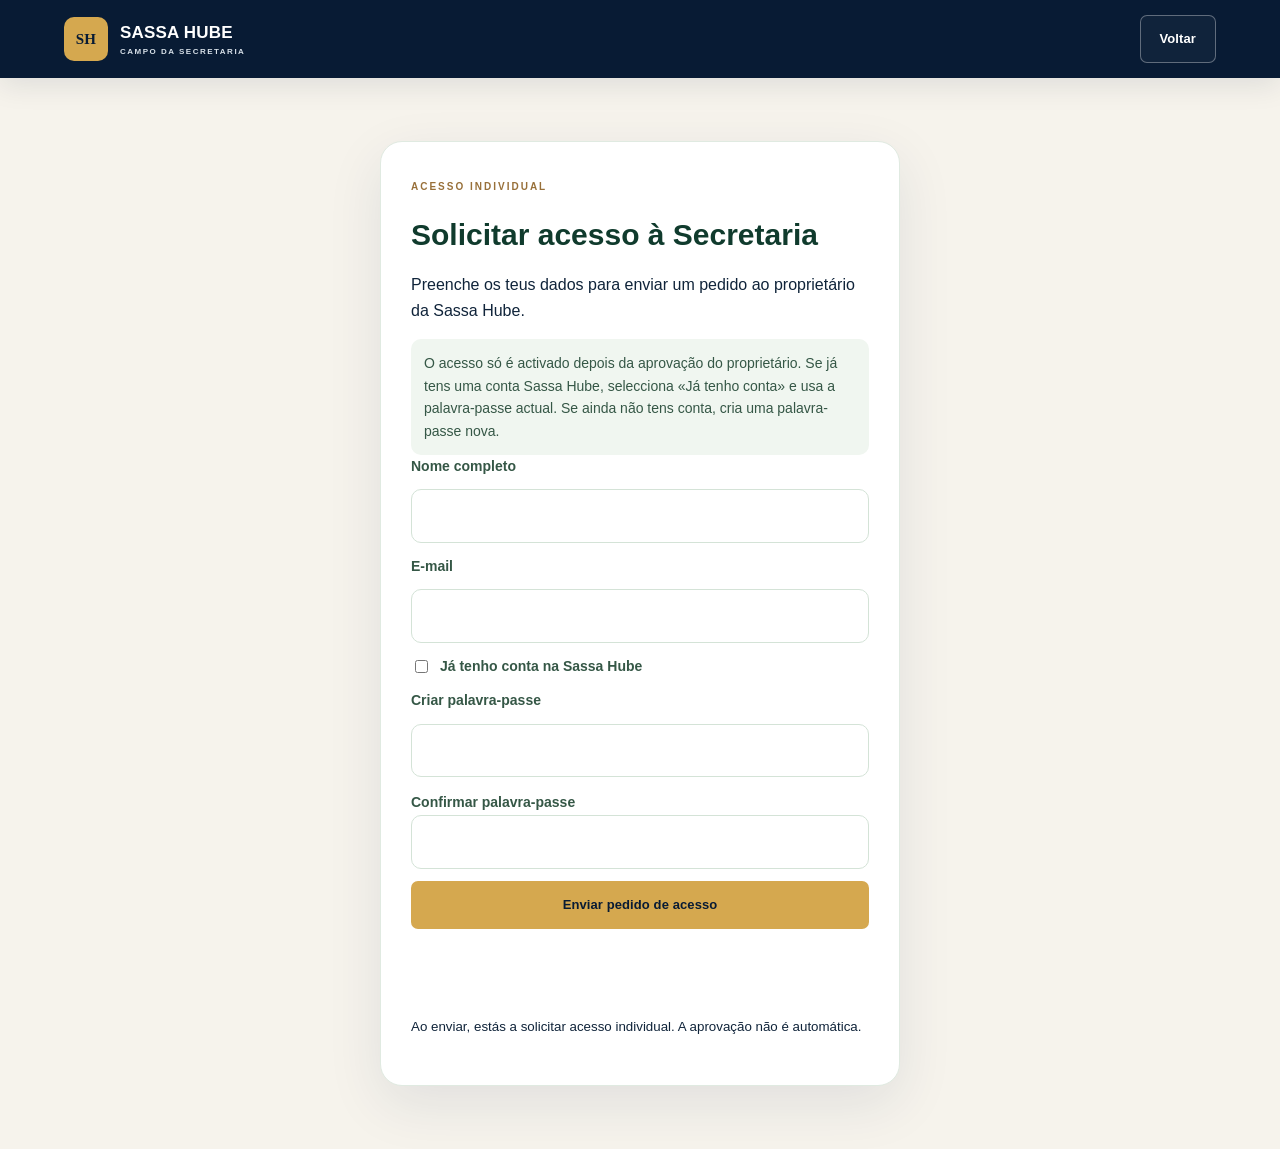
<file: solicitar-secretaria.html>
<!doctype html>
<html lang="pt">
<head>
<meta charset="utf-8"><meta name="viewport" content="width=device-width,initial-scale=1">
<title>Pedido de acesso à Secretaria | Sassa Hube</title><link rel="stylesheet" href="style.css">
<style>
body{background:#f3f7f3}.request-wrap{width:min(520px,calc(100% - 28px));margin:7vh auto;background:#fff;border:1px solid #e0eae1;border-radius:22px;padding:30px;box-shadow:0 18px 55px #102b5018}.request-wrap h1{color:#103b2d;font:800 30px/1.15 Manrope,Arial,sans-serif}.request-form{display:grid;gap:12px}.request-form label{font-weight:700;color:#355746;font-size:14px}.request-form input{width:100%;padding:13px;border:1px solid #d4e3d7;border-radius:10px}.request-note{background:#f0f6f0;padding:13px;border-radius:10px;color:#355746;font-size:14px;line-height:1.6}.request-status{min-height:24px;line-height:1.5}.request-status.ok{color:#16804a}.request-status.err{color:#b42318}
</style></head>
<body>
<header class="topbar"><a class="brand" href="index.html"><span class="brand-mark">SH</span><span>SASSA HUBE<small>CAMPO DA SECRETARIA</small></span></a><a class="btn btn-outline" href="index.html">Voltar</a></header>
<main class="request-wrap">
<span class="eyebrow">ACESSO INDIVIDUAL</span><h1>Solicitar acesso à Secretaria</h1>
<p>Preenche os teus dados para enviar um pedido ao proprietário da Sassa Hube.</p>
<div class="request-note">O acesso só é activado depois da aprovação do proprietário. Se já tens uma conta Sassa Hube, selecciona «Já tenho conta» e usa a palavra-passe actual. Se ainda não tens conta, cria uma palavra-passe nova.</div>
<form id="requestForm" class="request-form">
<label for="fullName">Nome completo</label><input id="fullName" maxlength="120" autocomplete="name" required>
<label for="email">E-mail</label><input id="email" type="email" maxlength="254" autocomplete="email" required>
<label style="display:flex;align-items:center;gap:9px"><input id="existingAccount" type="checkbox" style="width:auto"> Já tenho conta na Sassa Hube</label>
<label id="passwordLabel" for="password">Criar palavra-passe</label><input id="password" type="password" minlength="10" maxlength="128" autocomplete="new-password" required>
<div id="confirmPasswordWrap"><label for="confirmPassword">Confirmar palavra-passe</label><input id="confirmPassword" type="password" minlength="10" maxlength="128" autocomplete="new-password" required></div>
<button id="submitBtn" class="btn btn-primary" type="submit">Enviar pedido de acesso</button>
<p id="status" class="request-status" role="status"></p><p id="loginLink" hidden><a class="btn btn-primary" href="secretaria-painel.html">Entrar no Campo da Secretaria</a></p>
</form>
<p class="muted"><small>Ao enviar, estás a solicitar acesso individual. A aprovação não é automática.</small></p>
</main>
<script src="config.js"></script>
<script>
const form=document.getElementById("requestForm");
const statusBox=document.getElementById("status");
const button=document.getElementById("submitBtn");
const existingAccount=document.getElementById("existingAccount");
const passwordInput=document.getElementById("password");
const passwordLabel=document.getElementById("passwordLabel");
const confirmPassword=document.getElementById("confirmPassword");
const confirmPasswordWrap=document.getElementById("confirmPasswordWrap");
const loginLink=document.getElementById("loginLink");
function updateAccountMode(){const existing=existingAccount.checked;confirmPasswordWrap.hidden=existing;confirmPassword.required=!existing;passwordInput.minLength=existing?1:10;passwordInput.autocomplete=existing?"current-password":"new-password";passwordLabel.textContent=existing?"Palavra-passe actual":"Criar palavra-passe";}
existingAccount.addEventListener("change",updateAccountMode);updateAccountMode();
const setStatus=(kind,message)=>{statusBox.className="request-status "+kind;statusBox.textContent=message;};
form.addEventListener("submit",async event=>{
 event.preventDefault();
 if(button.disabled) return;
 setStatus("","");
 const fullName=document.getElementById("fullName").value.trim();
 const email=document.getElementById("email").value.trim().toLowerCase();
 const password=passwordInput.value;
 const confirm=confirmPassword.value;
 const isExisting=existingAccount.checked;
 loginLink.hidden=true;
 if(fullName.length<3){setStatus("err","Indica o nome completo (pelo menos 3 caracteres).");return;}
 if(!isExisting && password!==confirm){setStatus("err","As palavras-passe não coincidem.");return;}
 if(password.length<(isExisting?1:10)){setStatus("err",isExisting?"Indica a palavra-passe actual.":"A palavra-passe deve ter pelo menos 10 caracteres.");return;}
 if(!window.SUPABASE_URL || !window.SUPABASE_ANON_KEY){setStatus("err","A configuração do serviço não carregou. Actualiza a página e tenta novamente.");return;}
 button.disabled=true;
 button.textContent="A enviar pedido...";
 setStatus("","A contactar o serviço seguro. Aguarda, por favor.");
 const controller=new AbortController();
 const timeout=setTimeout(()=>controller.abort(),30000);
 try{
  const response=await fetch(window.SUPABASE_URL+"/functions/v1/secretary-onboarding",{
   method:"POST",
   headers:{"Content-Type":"application/json","apikey":window.SUPABASE_ANON_KEY},
   body:JSON.stringify({action:"signup",full_name:fullName,email,password,existing_account:isExisting}),
   signal:controller.signal
  });
  let data={};
  try{data=await response.json();}catch{}
  if(!response.ok || data.success!==true){
   throw new Error(data.error||("O serviço respondeu com o código "+response.status+"."));
  }
  form.reset();updateAccountMode();
  setStatus("ok",data.message||"Pedido recebido. Aguarda a aprovação do proprietário.");
  if(data.already_active){existingAccount.checked=true;updateAccountMode();loginLink.hidden=false;}
 }catch(error){
  if(error.name==="AbortError"){
   setStatus("err","A resposta está a demorar mais do que o previsto. Por segurança, não voltes a enviar já: o pedido pode ter chegado. O proprietário deve verificar a lista de pedidos antes de uma nova tentativa.");
  }else if(error instanceof TypeError){
   setStatus("err","Não foi possível contactar o serviço. Verifica a ligação à internet e tenta actualizar a página.");
  }else{
   setStatus("err",error.message||"Ocorreu um erro ao enviar o pedido.");
  }
 }finally{
  clearTimeout(timeout);
  button.disabled=false;
  button.textContent="Enviar pedido de acesso";
 }
});
</script></body></html>
</file>
<file: style.css>
/* =====================================================
   SASSA HUBE — IDENTIDADE VISUAL INSTITUCIONAL
   Azul-marinho | Dourado | Branco
   Versão 2026
===================================================== */

:root {
  --navy: #081b34;
  --navy2: #12345a;
  --navy3: #1c4775;
  --gold: #d5a84f;
  --gold-light: #f5ead2;
  --ink: #172b45;
  --muted: #68788e;
  --line: #e5eaf1;
  --bg: #f5f7fa;
  --white: #ffffff;
  --success: #16804a;
  --danger: #b42318;
  --shadow: 0 12px 35px rgba(8,27,52,.08);
  --radius: 15px;
}

* {
  box-sizing: border-box;
}

html {
  scroll-behavior: smooth;
  scroll-padding-top: 95px;
}

body {
  margin: 0;
  color: var(--ink);
  background: var(--white);
  font-family: 'DM Sans', sans-serif;
  -webkit-font-smoothing: antialiased;
  overflow-x: hidden;
}

img {
  max-width: 100%;
}

a {
  color: inherit;
  transition: .25s ease;
}

button,
input,
textarea,
select {
  font: inherit;
}

button {
  cursor: pointer;
}

::selection {
  background: var(--gold);
  color: var(--navy);
}

/* ================= CABEÇALHO ================= */

.topbar {
  min-height: 82px;
  padding: 12px max(calc((100% - 1180px)/2), 5%);
  display: flex;
  align-items: center;
  justify-content: space-between;
  gap: 25px;
  position: sticky;
  top: 0;
  z-index: 100;
  background: rgba(8,27,52,.98);
  border-bottom: 1px solid #ffffff15;
  box-shadow: 0 8px 28px #07182d20;
  backdrop-filter: blur(14px);
}

.brand {
  display: flex;
  align-items: center;
  gap: 12px;
  color: white;
  text-decoration: none;
  font: 800 17px Manrope, sans-serif;
  letter-spacing: .5px;
  flex-shrink: 0;
}

.brand-mark {
  width: 43px;
  height: 43px;
  display: grid;
  place-items: center;
  border-radius: 12px;
  background: linear-gradient(145deg,#e5c47f,#a9772b);
  color: var(--navy);
  font: 900 15px Manrope;
  box-shadow: 0 7px 18px #0003;
}

.brand small {
  display: block;
  color: #c8d4e3;
  font: 700 8px 'DM Sans', sans-serif;
  letter-spacing: 1.3px;
  margin-top: 4px;
}

.topbar nav {
  display: flex;
  align-items: center;
  justify-content: flex-end;
  gap: 23px;
  flex-wrap: wrap;
}

.topbar nav a {
  position: relative;
  color: #e5edf6;
  font-size: 12px;
  font-weight: 700;
  text-decoration: none;
  padding: 10px 0;
}

.topbar nav a:hover {
  color: #e7bd69;
}

.topbar nav a::after {
  content: "";
  position: absolute;
  left: 0;
  bottom: 2px;
  height: 2px;
  width: 0;
  background: var(--gold);
  transition: width .25s;
}

.topbar nav a:hover::after {
  width: 100%;
}

.nav-cta {
  background: var(--gold);
  color: var(--navy) !important;
  padding: 12px 17px !important;
  border-radius: 8px;
  font-weight: 800 !important;
}

.nav-cta::after {
  display: none;
}

/* ================= BOTÕES ================= */

.btn {
  display: inline-flex;
  align-items: center;
  justify-content: center;
  gap: 9px;
  padding: 13px 19px;
  border-radius: 8px;
  border: 1px solid transparent;
  text-decoration: none;
  font-size: 13px;
  font-weight: 800;
  transition: transform .2s, background .2s, box-shadow .2s;
}

.btn:hover {
  transform: translateY(-2px);
}

.btn-primary {
  background: var(--navy2);
  color: white;
  box-shadow: 0 8px 20px #12345a30;
}

.btn-primary:hover {
  background: var(--navy3);
  box-shadow: 0 12px 28px #12345a35;
}

.btn-outline {
  border-color: #ffffff65;
  color: white;
  background: #ffffff09;
}

.btn-outline:hover {
  background: #ffffff17;
}

.btn-gold {
  background: var(--gold);
  color: var(--navy);
  white-space: nowrap;
}

.btn-gold:hover {
  background: #edc978;
}

/* ================= HERO PRINCIPAL ================= */

.hero-premium {
  width: 100%;
  max-width: none;
  min-height: 570px;
  padding: 85px max(calc((100% - 1180px)/2),6%);
  display: flex;
  align-items: center;
  justify-content: space-between;
  gap: 35px;
  position: relative;
  isolation: isolate;
  overflow: hidden;
  background:
    radial-gradient(ellipse at 85% 45%,#1d4774 0,transparent 38%),
    linear-gradient(115deg,#081b34 0%,#102f52 65%,#0a203c 100%);
}

.hero-premium::after {
  content: "";
  position: absolute;
  z-index: -1;
  right: -140px;
  top: -220px;
  width: 580px;
  height: 580px;
  border: 1px solid #d8b66d55;
  border-radius: 50%;
}

.hero-premium::before {
  content: "SASSA HUBE";
  position: absolute;
  z-index: -1;
  right: 3%;
  bottom: 2%;
  color: #ffffff08;
  font: 900 clamp(65px,12vw,160px) Manrope;
  letter-spacing: -8px;
  white-space: nowrap;
}

.hero-copy {
  max-width: 680px;
  position: relative;
  z-index: 2;
  animation: shReveal .8s ease both;
}

.eyebrow {
  color: #d5a84f;
  font-size: 10px;
  font-weight: 900;
  letter-spacing: 2.2px;
  text-transform: uppercase;
}

.hero-premium .eyebrow {
  color: #e6c47f;
}

.hero h1 {
  margin: 22px 0 24px;
  color: white;
  font: 800 clamp(42px,5.7vw,72px)/1.06 Manrope,sans-serif;
  letter-spacing: -2.8px;
}

.hero h1 em {
  color: #e7bd69;
  font-style: normal;
}

.hero-copy > p:not(.motto) {
  max-width: 600px;
  color: #d0dbea;
  font-size: 16px;
  line-height: 1.85;
}

.hero-actions {
  display: flex;
  gap: 12px;
  flex-wrap: wrap;
  margin-top: 27px;
}

.hero .btn-primary {
  background: var(--gold);
  color: var(--navy);
}

.hero .motto {
  margin-top: 30px !important;
  color: #d9e2ee !important;
  font-size: 10px !important;
  font-weight: 800;
  letter-spacing: 1.6px;
}

.hero .motto strong {
  color: #e5bc69;
}

/* Selo visual SH */

.hero-visual {
  width: 390px;
  height: 350px;
  flex-shrink: 0;
  position: relative;
  display: grid;
  place-items: center;
  z-index: 1;
}

.hero-seal {
  width: 245px;
  height: 245px;
  display: flex;
  align-items: center;
  justify-content: center;
  flex-direction: column;
  border: 8px solid #e5c47f;
  outline: 1px solid #ffffff55;
  border-radius: 50%;
  background: linear-gradient(145deg,#163d68,#071a31);
  color: white;
  box-shadow: 0 25px 80px #0005;
  transition: transform .4s;
  z-index: 2;
}

.hero-seal:hover {
  transform: translateY(-7px) rotate(2deg);
}

.hero-seal span {
  color: #f2d99f;
  font: 800 82px Manrope;
  letter-spacing: -7px;
}

.hero-seal small {
  margin-top: 8px;
  color: #dce6f1;
  text-align: center;
  font-size: 9px;
  letter-spacing: 2px;
  line-height: 1.7;
}

.hero-gold-line {
  position: absolute;
  width: 300px;
  height: 300px;
  border: 1px solid #d9b66f88;
  border-radius: 50%;
  transform: rotate(-24deg) scaleX(1.18);
}

.hero-orbit {
  position: absolute;
  border-radius: 50%;
  background: var(--gold);
}

.orbit-one {
  width: 15px;
  height: 15px;
  right: 28px;
  top: 48px;
}

.orbit-two {
  width: 9px;
  height: 9px;
  left: 28px;
  bottom: 52px;
  background: #e7bd69;
}

.hero-caption {
  position: absolute;
  bottom: 0;
  color: #d7e1ed;
  font-size: 9px;
  font-weight: 800;
  letter-spacing: 2.2px;
}

/* ================= FAIXA INSTITUCIONAL ================= */

.trust-strip {
  display: flex;
  justify-content: center;
  align-items: center;
  flex-wrap: wrap;
  gap: 22px;
  padding: 20px 5%;
  background: #f3f6fa;
  color: #31445e;
  border-bottom: 1px solid var(--line);
  font-size: 11px;
  font-weight: 700;
}

.trust-strip i {
  width: 5px;
  height: 5px;
  border-radius: 50%;
  background: var(--gold);
}

/* ================= SECÇÕES GERAIS ================= */

.section {
  width: 100%;
  max-width: 1180px;
  margin: 0 auto;
  padding: 82px 5% 88px;
}

.section-head {
  display: flex;
  align-items: flex-end;
  justify-content: space-between;
  gap: 25px;
  margin-bottom: 25px;
}

.section-head h2,
.about-platform h2 {
  color: var(--navy);
  font: 800 clamp(28px,3vw,36px)/1.2 Manrope;
  letter-spacing: -1px;
  margin: 12px 0;
}

.section-head p {
  color: var(--muted);
  font-size: 14px;
  line-height: 1.8;
  max-width: 650px;
}

.text-link,
.research-link {
  color: var(--navy2);
  text-decoration: none;
  font-weight: 800;
  font-size: 13px;
  white-space: nowrap;
}

.text-link:hover,
.research-link:hover {
  color: #a9772b;
}

/* ================= ÁREAS DA PLATAFORMA ================= */

.areas-section {
  padding-top: 76px;
  padding-bottom: 65px;
}

.areas-grid {
  display: grid;
  grid-template-columns: repeat(4,minmax(0,1fr));
  gap: 18px;
  margin-top: 30px;
}

.area-card {
  display: block;
  position: relative;
  overflow: hidden;
  min-height: 245px;
  padding: 25px 22px;
  border: 1px solid var(--line);
  border-radius: 15px;
  background: linear-gradient(155deg,#fff,#f7f9fc);
  box-shadow: 0 8px 24px #0b25400a;
  text-decoration: none;
  transition: .25s ease;
}

.area-card:hover {
  transform: translateY(-5px);
  border-color: var(--gold);
  box-shadow: var(--shadow);
}

.area-number {
  width: 38px;
  height: 38px;
  display: grid;
  place-items: center;
  border-radius: 11px;
  background: var(--gold-light);
  color: #8d672d;
  font: 800 12px Manrope;
}

.area-card h3 {
  color: var(--navy);
  font: 800 17px Manrope;
  margin: 20px 0 10px;
}

.area-card p {
  min-height: 66px;
  color: var(--muted);
  font-size: 13px;
  line-height: 1.7;
}

.area-card b {
  color: #9a712e;
  font-size: 11px;
}

/* ================= BIBLIOTECA DIGITAL ================= */

.library-toolbar {
  margin: 28px 0 22px;
}

.search {
  width: 100%;
  max-width: 420px;
  padding: 14px 16px;
  border: 1px solid #dce2eb;
  border-radius: 9px;
  background: #fbfcfe;
  font-size: 14px;
  outline: none;
}

.search:focus {
  border-color: var(--gold);
  box-shadow: 0 0 0 3px #c99b4b20;
}

.filters,
.bookstore-filters {
  display: flex;
  align-items: center;
  flex-wrap: wrap;
  gap: 9px;
  margin: 17px 0 0;
}

.filter {
  padding: 10px 16px;
  border: 1px solid var(--line);
  border-radius: 8px;
  background: white;
  color: #53647c;
  font-size: 12px;
  font-weight: 700;
  cursor: pointer;
}

.filter:hover,
.filter.active {
  background: var(--navy);
  border-color: var(--navy);
  color: white;
}

.items,
.bookstore-items,
.featured-books {
  display: grid;
  grid-template-columns: repeat(3,minmax(0,1fr));
  gap: 18px;
  align-items: stretch;
}

.work-card {
  padding: 22px;
  border: 1px solid var(--line);
  border-radius: 13px;
  background: white;
  box-shadow: 0 7px 24px #102b5007;
  transition: .25s;
  overflow: hidden;
}

.work-card:hover {
  transform: translateY(-5px);
  border-color: #d7c49e;
  box-shadow: var(--shadow);
}

.work-card a {
  color: var(--navy2);
  font-weight: 700;
}

.file-symbol {
  display: grid;
  place-items: center;
  width: 42px;
  height: 42px;
  border-radius: 10px;
  background: var(--gold-light);
  color: #9c702b;
  font-weight: 900;
}

.public-note {
  margin-top: 26px;
  padding: 15px 18px;
  border-left: 3px solid var(--gold);
  border-radius: 5px;
  background: #f6f7f9;
  color: #66758a;
  font-size: 12px;
  line-height: 1.7;
}

/* ================= FAIXA DE DESTAQUE ================= */

.feature-band {
  display: flex;
  align-items: center;
  justify-content: space-between;
  gap: 30px;
  padding: 58px max(calc((100% - 1080px)/2),6%);
  background: linear-gradient(110deg,#081b34,#1a477e);
  color: white;
}

.feature-band h2 {
  font: 800 31px/1.2 Manrope;
  margin: 12px 0;
}

.feature-band .eyebrow {
  color: #e1bd7b;
}

.feature-band p {
  color: #d0dbea;
  font-size: 14px;
  line-height: 1.8;
}

/* ================= ACADEMIA ================= */

.feature-cards {
  display: grid;
  grid-template-columns: repeat(3,minmax(0,1fr));
  gap: 18px;
  margin-top: 32px;
}

.feature-cards article {
  padding: 26px;
  border: 1px solid var(--line);
  border-radius: 14px;
  background: linear-gradient(145deg,#fff,#fbfcfe);
  transition: .25s;
}

.feature-cards article:hover {
  transform: translateY(-4px);
  border-color: var(--gold);
  box-shadow: var(--shadow);
}

.feature-cards article > span {
  width: 36px;
  height: 36px;
  display: inline-grid;
  place-items: center;
  border-radius: 9px;
  background: var(--gold-light);
  color: #8d672d;
}

.feature-cards h3 {
  color: var(--navy);
  font: 700 18px Manrope;
}

.feature-cards p {
  color: var(--muted);
  font-size: 13px;
  line-height: 1.8;
}

/* ================= INVESTIGAÇÃO ================= */

.research-panel {
  position: relative;
  overflow: hidden;
  padding: 82px 22px 88px;
  text-align: center;
  background: #f3f6fa;
  border-top: 1px solid var(--line);
  border-bottom: 1px solid var(--line);
}

.research-symbol {
  width: 52px;
  height: 52px;
  display: grid;
  place-items: center;
  margin: 0 auto 20px;
  border-radius: 15px;
  background: var(--navy);
  color: #f0d6a4;
  font-size: 25px;
}

.research-panel h2 {
  color: var(--navy);
  font: 800 34px Manrope;
  margin: 12px 0;
}

.research-panel p {
  max-width: 680px;
  margin: 0 auto 20px;
  color: var(--muted);
  line-height: 1.85;
  font-size: 14px;
}

/* ================= PUBLICAÇÃO INAUGURAL ================= */

.first-publication {
  display: grid;
  grid-template-columns: minmax(250px,.82fr) 1.18fr;
  align-items: center;
  gap: clamp(28px,5vw,70px);
  background: #fbfcfe;
  border-top: 1px solid var(--line);
  border-bottom: 1px solid var(--line);
}

.first-publication-cover {
  min-height: 350px;
  padding: 34px;
  display: flex;
  flex-direction: column;
  justify-content: space-between;
  gap: 20px;
  border: 1px solid var(--gold);
  border-radius: 16px;
  color: white;
  background:
    radial-gradient(circle at 85% 15%,#315b88 0,transparent 34%),
    linear-gradient(145deg,#081b34,#173f68 72%,#0b2544);
  box-shadow: 0 20px 45px #102b5020;
  transition: .3s;
}

.first-publication-cover:hover {
  transform: translateY(-5px);
  box-shadow: 0 28px 55px #102b5030;
}

.cover-mark {
  width: 42px;
  height: 42px;
  display: grid;
  place-items: center;
  border: 1px solid #e5c47f;
  border-radius: 50%;
  color: #f0d6a4;
  font: 800 14px Manrope;
}

.cover-kicker {
  color: #e6c47f;
  font-size: 10px;
  font-weight: 800;
  letter-spacing: 2px;
}

.cover-author {
  display: inline-block;
  align-self: flex-start;
  padding: 8px 11px;
  border: 1px solid #e5c47f;
  border-radius: 5px;
  color: #f2d18b;
  background: #081b34aa;
  font: 800 11px 'DM Sans', sans-serif;
  letter-spacing: 1.4px;
}

.first-publication-cover strong {
  font: 800 clamp(25px,3vw,39px)/1.18 Manrope;
  letter-spacing: -1px;
}

.first-publication-cover strong em {
  color: #e7bd69;
  font-style: normal;
}

.first-publication-cover > small {
  color: #dce6f1;
  font-size: 10px;
  letter-spacing: 1.8px;
}

.first-publication-copy h2 {
  color: var(--navy);
  font: 800 clamp(29px,3.4vw,42px)/1.15 Manrope;
  letter-spacing: -1.3px;
  margin: 13px 0;
}

.first-publication-copy > p:not(.publication-byline) {
  color: var(--muted);
  font-size: 14px;
  line-height: 1.85;
}

.publication-byline {
  color: #8793a4;
  font-size: 12px;
  margin-bottom: 20px;
}

.publication-byline strong {
  color: #9a712e;
}

.first-publication-copy .btn {
  display: inline-flex;
  margin-top: 12px;
}

/* ================= LIVRARIA EM DESTAQUE ================= */

.featured-store {
  padding-top: 64px;
  padding-bottom: 70px;
  background: #f5f7fa;
  border-top: 1px solid var(--line);
  border-bottom: 1px solid var(--line);
}

.featured-store .section-head h2 {
  font-size: 30px;
}

.featured-book-card {
  display: flex;
  flex-direction: column;
  align-items: flex-start;
  gap: 12px;
  padding: 20px;
  border: 1px solid #e2e7ef;
  border-radius: 14px;
  background: white;
  box-shadow: 0 8px 24px #102b5009;
  transition: .25s;
}

.featured-book-card:hover {
  transform: translateY(-5px);
  box-shadow: var(--shadow);
}

.featured-book-card > img,
.featured-book-placeholder {
  width: 100%;
  height: 245px;
  object-fit: contain;
  border-radius: 10px;
  background: #f4f6f9;
}

.featured-book-placeholder {
  display: grid;
  place-items: center;
  color: #f0d6a4;
  background: linear-gradient(145deg,#102b50,#24558a);
  font: 800 24px Manrope;
  letter-spacing: 3px;
}

.featured-book-card h3 {
  margin: 0;
  color: var(--navy);
}

.featured-book-card .btn-primary {
  background: var(--navy2);
  color: white;
}

.featured-book-card .btn {
  width: 100%;
  text-align: center;
  text-decoration: none;
}

.store-price {
  margin-top: auto;
  color: var(--navy);
  font: 800 20px Manrope;
}

/* ================= FUNDADOR ================= */

.founder-section {
  max-width: 1100px;
  margin: 0 auto;
  padding: 95px 5%;
  display: grid;
  grid-template-columns: minmax(280px,410px) 1fr;
  gap: 75px;
  align-items: center;
}

.founder-photo-wrap {
  position: relative;
  padding: 0 18px 18px 0;
}

.founder-photo {
  position: relative;
  z-index: 2;
  display: block;
  width: 100%;
  height: 500px;
  object-fit: cover;
  object-position: center 22%;
  border-radius: 12px;
  box-shadow: 0 24px 55px #102b5020;
  transition: .4s;
}

.founder-photo-wrap:hover .founder-photo {
  transform: translate(-4px,-4px);
}

.photo-frame {
  position: absolute;
  right: 0;
  bottom: 0;
  width: 82%;
  height: 78%;
  border: 2px solid var(--gold);
  border-radius: 12px;
}

.founder-copy h2 {
  color: var(--navy);
  font: 800 38px Manrope;
  letter-spacing: -1px;
  margin: 13px 0 6px;
}

.founder-copy h3 {
  color: var(--gold);
  font: 700 20px Manrope;
  margin: 0 0 20px;
}

.founder-copy p {
  color: var(--muted);
  font-size: 14px;
  line-height: 1.9;
}

.founder-signature {
  margin-top: 28px;
  color: var(--navy);
  font: italic 700 20px Manrope;
}

.founder-signature small {
  display: block;
  margin-top: 7px;
  color: #a9772b;
  font: 800 11px 'DM Sans';
  font-style: normal;
  letter-spacing: 1.2px;
  text-transform: uppercase;
}

/* ================= SOBRE A PLATAFORMA ================= */

.about-platform {
  padding: 75px 20px 80px;
  text-align: center;
  background: #f3f6fa;
}

.about-platform > p {
  max-width: 720px;
  margin: 0 auto;
  color: var(--muted);
  font-size: 14px;
  line-height: 1.9;
}

.mission-points {
  display: flex;
  justify-content: center;
  flex-wrap: wrap;
  gap: 10px;
  margin-top: 25px;
}

.mission-points span {
  padding: 9px 15px;
  border: 1px solid #e5d8c2;
  border-radius: 30px;
  color: #8d672d;
  font-size: 11px;
  font-weight: 700;
  transition: .2s;
}

.mission-points span:hover {
  background: var(--navy);
  border-color: var(--navy);
  color: var(--gold-light);
}

/* ================= AVALIAÇÕES ================= */

.visitor-rating {
  padding: 66px 20px 60px;
  text-align: center;
  background: linear-gradient(135deg,#f7f9fc,#fff);
  border-top: 1px solid var(--line);
}

.visitor-rating h2 {
  color: var(--navy);
  font: 800 30px Manrope;
  margin: 12px 0;
}

.visitor-rating > p {
  color: #718096;
  font-size: 14px;
}

.rating-actions {
  display: flex;
  justify-content: center;
  gap: 13px;
  flex-wrap: wrap;
  margin: 24px 0 12px;
}

.rating-button {
  min-width: 135px;
  padding: 13px 22px;
  border: 1px solid #dce3ed;
  border-radius: 10px;
  background: white;
  color: #263b57;
  font-size: 14px;
  font-weight: 700;
  transition: .2s;
}

.rating-button:hover,
.rating-button.selected {
  border-color: var(--gold);
  background: #fff9ed;
  transform: translateY(-2px);
}

.rating-button:disabled {
  opacity: .55;
  cursor: not-allowed;
}

.vote-message {
  min-height: 20px;
}

.rating-results {
  display: flex;
  justify-content: center;
  flex-wrap: wrap;
  gap: 24px;
  margin-top: 18px;
  color: #66758a;
  font-size: 12px;
}

.rating-results strong {
  color: var(--navy);
  font-size: 16px;
}

/* ================= PERGUNTAS ================= */

.visitor-questions {
  width: 90%;
  max-width: 1080px;
  margin: 0 auto;
  padding: 65px 0 75px;
}

.question-form {
  display: grid;
  gap: 9px;
  max-width: 700px;
  padding: 24px;
  margin: 22px 0 35px;
  border: 1px solid var(--line);
  border-radius: 14px;
  background: #f7f9fc;
  box-shadow: 0 8px 25px #102b5007;
}

.question-form label,
.admin-question-card label {
  margin-top: 8px;
  color: #40516a;
  font-size: 12px;
  font-weight: 700;
}

.question-form input,
.question-form textarea,
.admin-question-card textarea {
  width: 100%;
  padding: 13px 14px;
  border: 1px solid #dce2eb;
  border-radius: 9px;
  background: white;
  font: 14px 'DM Sans';
  resize: vertical;
}

.question-form input:focus,
.question-form textarea:focus {
  outline: none;
  border-color: var(--gold);
  box-shadow: 0 0 0 3px #c99b4b20;
}

.question-form .btn {
  justify-self: start;
  margin-top: 8px;
}

.public-answers h3 {
  color: var(--navy);
  font: 800 20px Manrope;
  margin-bottom: 15px;
}

.public-question-list,
.admin-question-list {
  display: grid;
  gap: 13px;
}

.public-question-card,
.admin-question-card {
  padding: 18px 20px;
  border: 1px solid var(--line);
  border-radius: 12px;
  background: white;
  box-shadow: 0 8px 25px #102b5007;
}

.public-question-card h4 {
  color: var(--navy);
  font: 700 14px Manrope;
  margin: 0 0 9px;
}

.public-question-card p {
  margin: 7px 0;
  color: #596b83;
  font-size: 13px;
  line-height: 1.7;
}

.public-question-card .answer-label {
  display: block;
  margin-top: 13px;
  color: #98702d;
  font-size: 11px;
  font-weight: 800;
  text-transform: uppercase;
  letter-spacing: .06em;
}

.question-meta {
  display: flex;
  justify-content: space-between;
  gap: 10px;
  flex-wrap: wrap;
}

.question-meta strong {
  color: var(--navy);
  font-size: 13px;
}

.question-meta small {
  color: #8a95a5;
  font-size: 11px;
}

.question-content {
  padding: 13px;
  border-radius: 8px;
  background: #f7f9fc;
  color: #35465e;
  font-size: 14px;
  line-height: 1.65;
}

.admin-question-card textarea {
  margin-top: 8px;
}

.question-admin-actions {
  display: flex;
  justify-content: flex-end;
  margin-top: 10px;
}

.answered-label {
  display: inline-block;
  margin-top: 10px;
  color: var(--success);
  font-size: 11px;
  font-weight: 700;
}

/* ================= CHAT PÚBLICO ================= */

.visitor-chat {
  position: fixed;
  right: 24px;
  bottom: 22px;
  z-index: 1000;
  font-family: 'DM Sans',sans-serif;
}

.chat-launcher {
  min-width: 255px;
  display: flex;
  align-items: center;
  gap: 12px;
  padding: 13px 17px;
  border: 1px solid #ffffff25;
  border-radius: 15px;
  background: linear-gradient(135deg,#173f78,#102b50);
  color: white;
  box-shadow: 0 12px 35px #102b5040;
  text-align: left;
  transition: .2s;
}

.chat-launcher:hover {
  transform: translateY(-4px);
}

.chat-launcher strong,
.chat-launcher small {
  display: block;
}

.chat-launcher strong {
  font-size: 13px;
}

.chat-launcher small {
  margin-top: 3px;
  color: #dce6f4;
  font-size: 10px;
}

.chat-launch-icon {
  width: 38px;
  height: 38px;
  display: grid;
  place-items: center;
  border-radius: 12px;
  background: #ffffff20;
  font-size: 20px;
}

.chat-launch-arrow {
  margin-left: auto;
  color: #f0d6a4;
  font-size: 18px;
}

.chat-panel {
  position: absolute;
  right: 0;
  bottom: 72px;
  width: min(390px,calc(100vw - 32px));
  max-height: min(690px,calc(100vh - 120px));
  display: flex;
  flex-direction: column;
  overflow: hidden;
  border: 1px solid #dce3ed;
  border-radius: 18px;
  background: white;
  box-shadow: 0 22px 65px #102b5030;
}

.chat-panel[hidden] {
  display: none;
}

.chat-header {
  display: flex;
  justify-content: space-between;
  align-items: center;
  padding: 17px 19px;
  background: linear-gradient(120deg,#102b50,#1c4a80);
  color: white;
}

.chat-header > div {
  display: flex;
  align-items: center;
  gap: 10px;
}

.chat-header strong,
.chat-header small {
  display: block;
}

.chat-header strong {
  font-size: 14px;
}

.chat-header small {
  margin-top: 3px;
  color: #dce6f4;
  font-size: 10px;
}

.chat-online-dot {
  width: 9px;
  height: 9px;
  border-radius: 50%;
  background: #6ed6a0;
  box-shadow: 0 0 0 4px #ffffff20;
}

.chat-close {
  width: 32px;
  height: 32px;
  border: 0;
  border-radius: 9px;
  background: #ffffff18;
  color: white;
  font-size: 23px;
}

.chat-intro {
  padding: 15px 18px 11px;
  background: #f7f9fc;
  border-bottom: 1px solid #edf0f5;
}

.chat-intro strong {
  color: var(--navy);
  font-size: 13px;
}

.chat-intro p {
  margin: 5px 0 0;
  color: #64748b;
  font-size: 11px;
  line-height: 1.6;
}

.chat-messages {
  min-height: 125px;
  max-height: 230px;
  padding: 14px 15px;
  overflow: auto;
}

.chat-empty {
  padding: 18px 8px;
  color: #8491a3;
  font-size: 12px;
  text-align: center;
}

.chat-message {
  max-width: 92%;
  margin: 0 0 12px;
  padding: 10px 12px;
  border-radius: 12px;
  background: #f0f4fa;
  color: #24364d;
}

.chat-message.admin {
  margin-left: auto;
  background: #eaf2ff;
}

.chat-message strong {
  display: block;
  margin-bottom: 4px;
  color: #173f78;
  font-size: 10px;
}

.chat-message p {
  margin: 0;
  font-size: 12px;
  line-height: 1.55;
  white-space: pre-wrap;
  overflow-wrap: anywhere;
}

.chat-message small {
  display: block;
  margin-top: 6px;
  color: #8390a2;
  font-size: 9px;
}

.chat-form {
  display: grid;
  gap: 7px;
  padding: 14px 16px 16px;
  border-top: 1px solid #edf0f5;
}

.chat-form label {
  color: #41536b;
  font-size: 10px;
  font-weight: 700;
}

.chat-form input,
.chat-form textarea {
  width: 100%;
  box-sizing: border-box;
  padding: 10px 11px;
  border: 1px solid #dce3ed;
  border-radius: 9px;
  font: 12px 'DM Sans',sans-serif;
  resize: vertical;
}

.chat-form .btn {
  justify-self: stretch;
  font-size: 12px;
}

.chat-notice {
  min-height: 14px;
  margin: 0;
  color: var(--success);
  font-size: 10px;
}

.chat-privacy {
  color: #7a8798;
  font-size: 9px;
  line-height: 1.5;
}

/* ================= RODAPÉ ================= */

.site-footer {
  max-width: none;
  display: grid;
  grid-template-columns: 1fr auto;
  align-items: center;
  gap: 22px;
  padding: 30px max(calc((100% - 1100px)/2),6%);
  position: relative;
  background: var(--navy);
  color: #dbe3ee;
  border: 0;
}

.site-footer::before {
  content: "";
  position: absolute;
  top: 0;
  left: 0;
  width: 100%;
  height: 2px;
  background: linear-gradient(90deg,transparent,var(--gold),transparent);
}

.footer-brand {
  display: flex;
  align-items: center;
  gap: 13px;
}

.footer-brand strong {
  font: 800 14px Manrope;
  letter-spacing: 1px;
}

.footer-brand p {
  margin: 5px 0 0;
  color: #aab8ca;
  font-size: 11px;
}

.footer-links {
  display: flex;
  gap: 22px;
  flex-wrap: wrap;
}

.footer-links a {
  color: #e1e8f1;
  text-decoration: none;
  font-size: 11px;
}

.footer-links a:hover {
  color: var(--gold);
}

.site-footer small {
  grid-column: 1/-1;
  padding-top: 16px;
  border-top: 1px solid #ffffff20;
  color: #8293a9;
}

/* ================= LIVRARIA ================= */

.bookstore-page {
  min-height: 65vh;
}

.bookstore-page .section-head h1 {
  margin: 12px 0;
  color: var(--navy);
  font: 800 38px Manrope;
}

.bookstore-items {
  align-items: stretch;
}

.store-card {
  display: flex;
  flex-direction: column;
  align-items: flex-start;
  gap: 12px;
  padding: 20px;
  border: 1px solid var(--line);
  border-radius: 14px;
  background: white;
  box-shadow: 0 8px 24px #102b5009;
  transition: .25s;
}

.store-card:hover {
  transform: translateY(-4px);
  box-shadow: var(--shadow);
}

.store-card > img {
  width: 100%;
  height: 230px;
  object-fit: contain;
  border-radius: 9px;
  background: #f5f6f8;
}

.store-card h3 {
  margin: 0;
  color: var(--navy);
}

.store-format {
  color: #9b712e;
  font-size: 11px;
  font-weight: 800;
}

.store-card .btn {
  margin-top: 5px;
}

.store-order {
  max-width: 650px;
  margin: 55px auto 20px;
  padding: 28px;
  border: 1px solid var(--line);
  border-radius: 15px;
  background: #fbfcfe;
  box-shadow: var(--shadow);
}

.store-order h2 {
  color: var(--navy);
  font: 800 24px Manrope;
}

.store-order form {
  display: grid;
  gap: 10px;
}

.store-order label {
  margin-top: 7px;
  color: #40516a;
  font-size: 12px;
  font-weight: 700;
}

.store-order input,
.store-order textarea {
  width: 100%;
  padding: 13px 14px;
  border: 1px solid #dce2eb;
  border-radius: 9px;
  background: white;
  font: 14px 'DM Sans';
}

.store-order .btn {
  justify-self: start;
}

.store-order-row select {
  max-width: 180px;
  padding: 9px;
  border: 1px solid #dce2eb;
  border-radius: 8px;
  background: white;
  color: var(--navy);
}

/* ================= PAINEL ADMINISTRATIVO ================= */

.admin-page {
  min-height: 100vh;
  background: #f4f6fa;
}

.admin-page .topbar {
  display: flex;
  align-items: center;
  justify-content: space-between;
}

.admin-main {
  width: 92%;
  max-width: 1240px !important;
  margin: 0 auto;
  padding: 42px 0 70px !important;
}

.login-panel {
  max-width: 480px !important;
  margin: 55px auto !important;
  padding: 38px !important;
  border: 1px solid var(--line) !important;
  border-radius: 18px !important;
  background: white;
  box-shadow: 0 18px 50px #102b5010 !important;
}

.login-panel h1,
.admin-welcome h1 {
  color: var(--navy);
  font: 800 30px Manrope;
  letter-spacing: -.7px;
}

.login-panel form {
  display: grid;
  gap: 10px;
}

.login-panel input,
.upload-form input,
.upload-form textarea,
.upload-form select {
  width: 100%;
  padding: 13px 14px;
  border: 1px solid #dce2eb;
  border-radius: 9px;
  background: white;
  font: 14px 'DM Sans';
}

.login-panel label,
.upload-form label {
  margin-top: 8px;
  color: #40516a;
  font-size: 12px;
  font-weight: 700;
}

.dashboard {
  display: block;
}

.admin-welcome {
  display: flex;
  justify-content: space-between;
  align-items: center;
  gap: 20px;
  margin-bottom: 28px;
  padding: 28px 30px;
  border-radius: 17px;
  background: linear-gradient(115deg,#102b50,#1b477c);
  color: white;
  box-shadow: 0 14px 34px #102b5020;
}

.admin-welcome .eyebrow {
  color: #e4c58f;
}

.admin-welcome h1 {
  margin: 10px 0;
  color: white;
}

.admin-welcome p {
  margin: 0;
  color: #d2dbea;
}

.stat-grid {
  display: grid;
  grid-template-columns: repeat(5,minmax(0,1fr));
  gap: 14px;
  margin-bottom: 25px;
}

.stat-card {
  min-width: 0;
  padding: 18px;
  border: 1px solid #e7ebf1;
  border-radius: 13px;
  background: white;
  box-shadow: 0 5px 18px #102b5007;
}

.stat-card span,
.rating-admin-grid span {
  display: block;
  color: #748197;
  font-size: 11px;
  font-weight: 700;
}

.stat-card strong {
  display: block;
  margin-top: 9px;
  color: var(--navy);
  font: 800 25px Manrope;
  overflow-wrap: anywhere;
}

.stat-card .stat-word {
  font-size: 15px;
}

.admin-layout {
  display: grid;
  grid-template-columns: 230px minmax(0,1fr);
  gap: 20px;
  align-items: start;
}

.admin-nav {
  display: flex;
  flex-direction: column;
  gap: 7px;
  position: sticky;
  top: 105px;
  max-height: calc(100vh - 130px);
  overflow: auto;
  padding: 12px;
  border: 1px solid #e7ebf1;
  border-radius: 14px;
  background: white;
}

.admin-tab {
  padding: 13px 14px;
  border: 0;
  border-radius: 9px;
  background: transparent;
  color: #52627a;
  font: 700 13px 'DM Sans';
  text-align: left;
  cursor: pointer;
}

.admin-tab:hover {
  background: #f4f6fa;
}

.admin-tab.active {
  background: var(--navy);
  color: white;
  box-shadow: 0 5px 14px #102b5020;
}

.admin-content {
  min-width: 0;
  padding: 28px;
  border: 1px solid #e7ebf1;
  border-radius: 14px;
  background: white;
  box-shadow: 0 5px 20px #102b5007;
}

.admin-panel h2 {
  margin: 0 0 9px;
  color: var(--navy);
  font: 800 21px Manrope;
}

.admin-panel > p {
  color: #748197;
  font-size: 13px;
  line-height: 1.7;
}

.upload-form {
  display: grid;
  gap: 9px;
  max-width: 680px;
  margin: 24px 0 35px;
}

.upload-form .btn {
  justify-self: start;
  margin-top: 8px;
}

.list-heading {
  display: flex;
  justify-content: space-between;
  align-items: center;
  gap: 15px;
  padding-top: 25px;
  border-top: 1px solid #edf0f4;
}

.admin-row {
  display: flex;
  justify-content: space-between;
  align-items: center;
  gap: 15px;
  padding: 15px 0;
  border-bottom: 1px solid #edf0f4;
}

.admin-row strong {
  color: #253b58;
}

.admin-row small {
  color: #8a95a5;
}

.delete {
  padding: 8px 12px;
  border: 1px solid #f0d4d4;
  border-radius: 7px;
  background: #fff8f8;
  color: var(--danger);
  cursor: pointer;
}

.rating-admin-grid {
  display: grid;
  grid-template-columns: repeat(3,1fr);
  gap: 13px;
  margin: 22px 0;
}

.rating-admin-grid article {
  padding: 20px;
  border: 1px solid #e7ebf1;
  border-radius: 12px;
  background: #fafbfd;
}

.rating-admin-grid strong {
  display: block;
  margin-top: 8px;
  color: var(--navy);
  font: 800 28px Manrope;
}

.admin-back {
  margin-top: 25px;
}

.admin-back a {
  color: #536781;
  text-decoration: none;
  font-size: 13px;
}

.admin-question-list {
  margin-top: 18px;
}

.hidden {
  display: none !important;
}

/* ================= ELEMENTOS GERAIS ================= */

button:focus-visible,
a:focus-visible,
input:focus-visible,
textarea:focus-visible,
select:focus-visible {
  outline: 3px solid var(--gold);
  outline-offset: 3px;
}

@keyframes shReveal {
  from {
    opacity: 0;
    transform: translateY(18px);
  }
  to {
    opacity: 1;
    transform: translateY(0);
  }
}

/* ================= RESPONSIVIDADE ================= */

@media (max-width: 1000px) {
  .topbar nav {
    gap: 13px;
  }

  .topbar nav a {
    font-size: 11px;
  }

  .hero-premium {
    padding-left: 6%;
    padding-right: 6%;
  }

  .hero-visual {
    width: 300px;
    transform: scale(.88);
  }

  .areas-grid {
    grid-template-columns: repeat(2,minmax(0,1fr));
  }

  .stat-grid {
    grid-template-columns: repeat(3,minmax(0,1fr));
  }

  .admin-layout {
    grid-template-columns: 190px minmax(0,1fr);
  }

  .founder-section {
    gap: 38px;
  }
}

@media (max-width: 700px) {
  html {
    scroll-padding-top: 75px;
  }

  .topbar {
    min-height: 72px;
    padding: 10px 5%;
  }

  .topbar nav {
    display: none;
  }

  .brand {
    font-size: 15px;
  }

  .brand-mark {
    width: 39px;
    height: 39px;
  }

  .brand small {
    font-size: 7px;
  }

  .hero-premium {
    display: block;
    min-height: auto;
    padding: 58px 7% 48px;
  }

  .hero h1 {
    font-size: 43px;
    letter-spacing: -1.5px;
  }

  .hero-copy > p:not(.motto) {
    font-size: 15px;
  }

  .hero-actions {
    align-items: stretch;
  }

  .hero-actions .btn {
    width: 100%;
  }

  .hero-visual {
    width: 100%;
    height: 270px;
    margin: 35px auto 0;
    transform: scale(.82);
  }

  .trust-strip {
    justify-content: flex-start;
    gap: 10px;
    padding: 17px 7%;
    font-size: 10px;
  }

  .section {
    padding: 55px 6% 58px;
  }

  .section-head {
    align-items: flex-start;
    flex-direction: column;
    gap: 8px;
  }

  .items,
  .bookstore-items,
  .featured-books {
    grid-template-columns: 1fr;
  }

  .areas-grid,
  .feature-cards {
    grid-template-columns: 1fr;
  }

  .area-card {
    min-height: auto;
  }

  .area-card p {
    min-height: 0;
  }

  .feature-band {
    align-items: flex-start;
    flex-direction: column;
    padding: 45px 7%;
  }

  .feature-band h2 {
    font-size: 26px;
  }

  .first-publication {
    grid-template-columns: 1fr;
    padding-left: 7%;
    padding-right: 7%;
  }

  .first-publication-cover {
    min-height: 290px;
    padding: 27px;
  }

  .first-publication-copy h2 {
    font-size: 30px;
  }

  .founder-section {
    grid-template-columns: 1fr;
    gap: 35px;
    padding: 65px 7%;
  }

  .founder-photo-wrap {
    width: 100%;
    max-width: 390px;
    margin: auto;
  }

  .founder-photo {
    height: 390px;
  }

  .founder-copy h2 {
    font-size: 32px;
  }

  .research-panel h2,
  .about-platform h2 {
    font-size: 29px;
  }

  .site-footer {
    grid-template-columns: 1fr;
    padding: 28px 7%;
    gap: 25px;
  }

  .site-footer small {
    grid-column: auto;
  }

  .footer-links {
    gap: 14px;
  }

  .visitor-questions {
    padding: 45px 0;
  }

  .question-form {
    padding: 17px;
  }

  .question-meta {
    flex-direction: column;
    gap: 4px;
  }

  .bookstore-page .section-head h1 {
    font-size: 30px;
  }

  .store-order {
    padding: 20px;
  }

  .store-order-row {
    align-items: flex-start;
    flex-direction: column;
  }

  .featured-store {
    padding-top: 48px;
    padding-bottom: 50px;
  }

  .featured-book-card > img,
  .featured-book-placeholder {
    height: 220px;
  }

  /* Administração em telemóveis */

  .admin-main {
    width: 92%;
    padding: 24px 0 45px !important;
  }

  .admin-welcome {
    align-items: flex-start;
    flex-direction: column;
    padding: 22px;
  }

  .admin-welcome h1 {
    font-size: 25px;
  }

  .stat-grid {
    grid-template-columns: repeat(2,minmax(0,1fr));
  }

  .admin-layout {
    grid-template-columns: 1fr;
  }

  .admin-nav {
    position: static;
    display: grid;
    grid-template-columns: repeat(2,minmax(0,1fr));
    max-height: none;
  }

  .admin-tab {
    padding: 11px 7px;
    font-size: 12px;
    text-align: center;
  }

  .admin-content {
    padding: 19px;
  }

  .rating-admin-grid {
    grid-template-columns: 1fr;
  }

  .list-heading {
    align-items: flex-start;
    flex-direction: column;
  }

  .visitor-rating h2 {
    font-size: 25px;
  }

  .visitor-chat {
    right: 12px;
    bottom: 12px;
  }

  .chat-launcher {
    min-width: 0;
    padding: 11px 13px;
  }

  .chat-launcher strong {
    font-size: 12px;
  }

  .chat-launcher small {
    font-size: 9px;
  }

  .chat-panel {
    right: 0;
    bottom: 65px;
    width: min(370px,calc(100vw - 24px));
    max-height: calc(100vh - 95px);
  }

  .login-panel {
    padding: 24px !important;
  }
}

@media (prefers-reduced-motion: reduce) {
  *,
  *::before,
  *::after {
    scroll-behavior: auto !important;
    animation-duration: .01ms !important;
    animation-iteration-count: 1 !important;
    transition-duration: .01ms !important;
  }
}


/* =====================================================
   REFINAMENTO DE LANÇAMENTO — SASSA HUBE 2026
   Elementos de apresentação pública e capas editoriais
===================================================== */

.platform-live{
  display:inline-flex;
  align-items:center;
  gap:9px;
  margin-top:18px;
  padding:9px 13px;
  border:1px solid rgba(229,196,127,.38);
  border-radius:999px;
  background:rgba(255,255,255,.07);
  color:#f2dfb8;
  font-size:10px;
  font-weight:800;
  letter-spacing:1.15px;
}
.platform-live-dot{
  width:8px;height:8px;border-radius:50%;
  background:#65d69a;
  box-shadow:0 0 0 4px rgba(101,214,154,.13);
}
.hero-visual-note{
  position:absolute;
  left:-22px;
  bottom:34px;
  z-index:4;
  display:flex;
  align-items:center;
  gap:12px;
  padding:13px 16px;
  border:1px solid rgba(229,196,127,.35);
  border-radius:12px;
  background:rgba(8,27,52,.88);
  box-shadow:0 15px 35px #0003;
  backdrop-filter:blur(12px);
}
.hero-visual-note>span{
  display:grid;place-items:center;
  width:34px;height:34px;border-radius:10px;
  background:#d5a84f;color:#102b50;font-size:18px;
}
.hero-visual-note strong,.hero-visual-note small{display:block}
.hero-visual-note strong{color:#fff;font:700 11px Manrope}
.hero-visual-note small{margin-top:4px;color:#c6d3e3;font-size:9px}
.hero-visual-tag{
  position:absolute;right:-3px;top:23px;
  padding:8px 11px;border:1px solid #e5c47f88;
  border-radius:7px;color:#f3dfb6;
  background:#102b50;font-size:9px;font-weight:800;letter-spacing:1.4px;
}
.hero-visual-tag b{margin-left:7px;color:#fff;font-weight:600}
.featured-book-card{
  display:flex;flex-direction:column;align-items:flex-start;
  padding:15px;gap:10px;
}
.featured-book-card>img,
.featured-book-card>.generated-book-cover,
.featured-book-placeholder{
  width:100%;height:255px;object-fit:contain;
  border-radius:10px;background:#f0f2f6;
}
.featured-book-card>img{
  object-fit:contain;
  background:linear-gradient(145deg,#f5f7fa,#e9edf3);
}
.generated-book-cover{
  position:relative;isolation:isolate;overflow:hidden;
  display:flex;flex-direction:column;align-items:flex-start;justify-content:space-between;
  padding:25px 23px;
  color:#fff;
  text-align:left;
  background:
    radial-gradient(circle at 90% 12%,rgba(213,168,79,.34),transparent 30%),
    linear-gradient(145deg,#081b34 0%,#173f68 68%,#0b2544 100%);
  border:1px solid #d5a84f;
  box-shadow:inset 0 0 0 6px rgba(255,255,255,.035);
}
.generated-book-cover::before{
  content:"";position:absolute;z-index:-1;
  width:190px;height:190px;right:-90px;bottom:-80px;
  border:1px solid rgba(229,196,127,.45);border-radius:50%;
  box-shadow:0 0 0 17px rgba(229,196,127,.04),0 0 0 36px rgba(229,196,127,.035);
}
.generated-cover-brand{
  color:#efd69f;font:800 9px Manrope;letter-spacing:2.2px;
}
.generated-cover-line{
  width:42px;height:2px;background:#d5a84f;margin-top:12px;
}
.generated-cover-title{
  display:block;max-width:95%;
  color:#fff;font:800 clamp(17px,2vw,23px)/1.25 Manrope;
  overflow-wrap:anywhere;
}
.generated-cover-format{
  color:#d9c08f;font-size:8px;font-weight:800;letter-spacing:1.6px;
}
.generated-cover-seal{
  position:absolute;right:18px;bottom:17px;
  display:grid;place-items:center;width:37px;height:37px;
  border:1px solid #d5a84f;border-radius:50%;
  color:#f2d99f;font:800 11px Manrope;
}
.featured-book-card .store-format{
  margin-top:4px;color:#9b742f;font-size:10px;font-weight:800;
}
.featured-book-card h3{
  margin:2px 0;color:#102b50;font:800 17px/1.35 Manrope;
}
.featured-book-card p{
  flex:1;margin:0;color:#68788e;font-size:12px;line-height:1.7;
}
.featured-book-card .store-price{
  color:#102b50;font:800 17px Manrope;
}
.featured-book-card .btn{margin-top:4px}
@media(max-width:700px){
  .hero-visual-note{left:0;bottom:12px;transform:scale(.9);transform-origin:left bottom}
  .hero-visual-tag{right:0;top:5px}
  .featured-book-card>img,.featured-book-card>.generated-book-cover,.featured-book-placeholder{height:245px}
}


/* ================= ACESSO RÁPIDO — PÁGINA INICIAL ================= */
.quick-access{
  padding-top:72px;
  padding-bottom:76px;
  background:linear-gradient(180deg,#f7f9fc 0%,#fff 100%);
}
.quick-access-heading{
  max-width:680px;
  margin:0 auto 30px;
  text-align:center;
}
.quick-access-heading h2{
  margin:12px 0;
  color:var(--navy);
  font:800 clamp(25px,3.4vw,36px)/1.2 Manrope,sans-serif;
  letter-spacing:-.8px;
}
.quick-access-heading p{
  margin:0;
  color:var(--muted);
  font-size:14px;
  line-height:1.8;
}
.quick-access-grid{
  display:grid;
  grid-template-columns:repeat(4,minmax(0,1fr));
  gap:16px;
}
.quick-access-card{
  min-height:225px;
  display:flex;
  flex-direction:column;
  align-items:flex-start;
  padding:23px 21px;
  border:1px solid #e4e9f0;
  border-radius:15px;
  background:#fff;
  text-decoration:none;
  box-shadow:0 8px 24px rgba(8,27,52,.045);
  transition:transform .25s,border-color .25s,box-shadow .25s;
}
.quick-access-card:hover{
  transform:translateY(-5px);
  border-color:#d5a84f;
  box-shadow:0 16px 35px rgba(8,27,52,.10);
}
.quick-access-icon{
  width:42px;height:42px;
  display:grid;place-items:center;
  margin-bottom:20px;
  border-radius:12px;
  background:#f5ead2;
  color:#9b712e;
  font:700 22px Manrope;
}
.quick-access-number{
  color:#a27a39;
  font-size:9px;
  font-weight:900;
  letter-spacing:1.5px;
}
.quick-access-card strong{
  margin-top:8px;
  color:var(--navy);
  font:800 16px Manrope;
}
.quick-access-card small{
  margin-top:7px;
  color:var(--muted);
  font-size:11px;
  line-height:1.6;
}
.quick-access-card b{
  margin-top:auto;
  padding-top:18px;
  color:#9b712e;
  font-size:11px;
}
@media(max-width:900px){
  .quick-access-grid{grid-template-columns:repeat(2,minmax(0,1fr))}
}
@media(max-width:700px){
  .quick-access{padding-top:48px;padding-bottom:52px}
  .quick-access-heading{text-align:left}
  .quick-access-grid{grid-template-columns:1fr 1fr;gap:10px}
  .quick-access-card{min-height:205px;padding:17px 14px}
  .quick-access-card strong{font-size:14px}
  .quick-access-card small{font-size:10px}
}


/* ================= REDES SOCIAIS NO RODAPÉ ================= */
.footer-social{
  grid-column:1/-1;
  display:flex;
  align-items:center;
  flex-wrap:wrap;
  gap:10px 22px;
  padding:16px 0 2px;
  border-top:1px solid #ffffff20;
}
.footer-social strong{
  width:100%;
  color:#f0d9a8;
  font:700 12px Manrope,sans-serif;
  letter-spacing:.4px;
}
.footer-social a{
  color:#dbe3ee;
  font-size:12px;
  text-decoration:none;
  transition:color .2s;
}
.footer-social a:hover{color:#e3bd72}
@media(max-width:700px){
  .footer-social{align-items:flex-start;flex-direction:column;gap:12px}
}


/* Autoria visível em todas as capas de livros publicados */
.book-cover-wrap{
  position:relative;
  width:100%;
  height:255px;
  overflow:hidden;
  display:flex;
  align-items:center;
  justify-content:center;
  border-radius:10px;
  background:linear-gradient(145deg,#f5f7fa,#e9edf3);
}
.book-cover-wrap img{
  width:100%;
  height:100%;
  object-fit:contain;
  display:block;
}
.book-cover-author,
.generated-cover-author{
  display:inline-block;
  padding:8px 11px;
  border:1px solid #e5c47f;
  border-radius:5px;
  color:#f6d58d;
  background:rgba(8,27,52,.96);
  font:900 10px 'DM Sans',sans-serif;
  letter-spacing:1.25px;
  text-align:center;
}
.book-cover-author{
  position:absolute;
  left:10px;
  right:10px;
  bottom:10px;
}
.generated-cover-author{
  align-self:flex-start;
  margin-top:auto;
  margin-bottom:9px;
}
.book-cover-wrap + .store-format{margin-top:4px}

/* ================= PÁGINA INICIAL — ORGANIZAÇÃO REFINADA ================= */
@media (min-width: 901px) {
  .quick-access-grid {
    grid-template-columns: repeat(3, minmax(0, 1fr));
    max-width: 1080px;
    margin: 0 auto;
  }
}
.quick-access-card {
  min-height: 218px;
}
.quick-access-card:focus-visible {
  outline: 3px solid var(--gold);
  outline-offset: 4px;
}
.quick-access-heading {
  scroll-margin-top: 110px;
}
@media (max-width: 700px) {
  .quick-access-card {
    min-height: 210px;
  }
}


/* =====================================================
   SASSA HUBE — REDESIGN EDITORIAL DA PÁGINA INICIAL
   Hierarquia visual, presença institucional e responsividade
===================================================== */
.hero-editorial{
  min-height:650px;
  padding-top:92px;
  padding-bottom:92px;
  gap:clamp(35px,6vw,90px);
  background:
    radial-gradient(ellipse at 78% 48%,rgba(49,91,137,.55),transparent 36%),
    radial-gradient(ellipse at 4% 100%,rgba(213,168,79,.10),transparent 32%),
    linear-gradient(118deg,#06172c 0%,#0d2a4b 57%,#102f53 100%);
}
.hero-editorial .hero-copy{max-width:650px;flex:1 1 55%;position:relative;z-index:3}
.hero-editorial .eyebrow{color:#d9bd82;letter-spacing:2.1px}
.hero-editorial .eyebrow i{display:inline-block;width:22px;height:1px;margin:0 8px 3px;background:#d5a84f}
.hero-editorial .platform-live{margin-top:23px;background:rgba(255,255,255,.055);border-color:#d5a84f55}
.hero-editorial h1{
  max-width:690px;margin:25px 0 22px;color:#fff;
  font:800 clamp(42px,5.1vw,68px)/1.08 Manrope,sans-serif;
  letter-spacing:-2.8px;
}
.hero-editorial h1 em{color:#e4c17b;font-style:normal}
.hero-editorial .hero-copy>p:not(.motto){
  max-width:570px;color:#c6d3e2;font-size:16px;line-height:1.9;
}
.hero-editorial .hero-actions{margin-top:30px;gap:13px}
.hero-editorial .hero-actions .btn-primary{
  padding:16px 22px;background:linear-gradient(135deg,#e3c27f,#c99b4b);
  color:#102b50;box-shadow:0 12px 28px #0003;
}
.hero-editorial .hero-actions .btn-primary:hover{background:#f0d69e}
.hero-editorial .hero-actions .btn-outline{padding:16px 21px;border-color:#ffffff42}
.hero-proof{display:flex;align-items:center;gap:13px;margin-top:45px;padding-top:22px;border-top:1px solid #ffffff20}
.hero-proof-mark{display:grid;place-items:center;width:39px;height:39px;border:1px solid #d5a84f;border-radius:50%;color:#e7c982;font:800 12px Manrope}
.hero-proof strong,.hero-proof small{display:block}
.hero-proof strong{color:#f5f7fb;font:700 11px Manrope;letter-spacing:.4px}
.hero-proof small{margin-top:5px;color:#aebed0;font-size:10px}
.hero-editorial-visual{
  flex:0 1 470px;width:min(43%,470px);height:455px;min-width:330px;
  display:grid;place-items:center;transform:none!important;
  border:1px solid #d8b66d55;border-radius:46% 46% 42% 42%;
  background:linear-gradient(145deg,rgba(255,255,255,.09),rgba(255,255,255,.015));
  box-shadow:inset 0 0 80px #d5a84f0c,0 35px 90px #0003;
}
.hero-editorial-visual:before{
  content:"";position:absolute;inset:18px;border:1px solid #ffffff20;border-radius:46% 46% 42% 42%;
}
.hero-editorial-visual:after{
  content:"";position:absolute;width:245px;height:245px;border-radius:50%;
  background:radial-gradient(circle,#d5a84f20,transparent 68%);filter:blur(3px);
}
.editorial-orbit{position:absolute;border:1px solid #e3c17b55;border-radius:50%;transform:rotate(-24deg)}
.editorial-orbit-one{width:340px;height:235px}
.editorial-orbit-two{width:390px;height:300px;transform:rotate(48deg);border-color:#ffffff22}
.editorial-monogram{
  position:relative;z-index:2;display:flex;align-items:center;justify-content:center;
  width:220px;height:220px;border:1px solid #e5c47f;border-radius:50%;
  background:linear-gradient(145deg,#173e67,#081b34);
  box-shadow:0 0 0 12px #ffffff08,0 0 0 28px #ffffff05,0 25px 65px #0005;
  color:#f0d49a;font:800 150px/.8 Manrope;letter-spacing:-20px;padding-right:17px;
}
.editorial-monogram i{font-style:normal;color:#fff;font-size:100px;opacity:.92}
.editorial-vertical{position:absolute;right:24px;top:50%;writing-mode:vertical-rl;color:#e4c17b;font-size:9px;font-weight:800;letter-spacing:2.4px}
.editorial-card{
  position:absolute;z-index:4;display:flex;align-items:center;gap:11px;
  min-width:218px;padding:13px 16px;border:1px solid #e4c17b66;border-radius:12px;
  background:rgba(7,25,46,.94);box-shadow:0 18px 38px #0004;backdrop-filter:blur(12px)
}
.editorial-card-top{top:52px;left:-32px}
.editorial-card-bottom{right:-28px;bottom:62px}
.editorial-card-icon{display:grid;place-items:center;width:34px;height:34px;border-radius:9px;background:#d5a84f;color:#102b50;font-size:17px}
.editorial-card strong,.editorial-card small{display:block}
.editorial-card strong{color:#fff;font:700 11px Manrope}
.editorial-card small{margin-top:4px;color:#b9c8d8;font-size:9px}
.editorial-stamp{
  position:absolute;left:28px;bottom:27px;display:flex;align-items:center;gap:9px;
  color:#e7c982;font:900 12px Manrope;letter-spacing:1px
}
.editorial-stamp span{padding-left:9px;border-left:1px solid #d5a84f88;color:#b7c5d5;font:700 7px/1.5 'DM Sans';letter-spacing:1.2px}
.trust-strip{background:#f4f6f9;border-bottom:1px solid #e7ebf1;color:#52647c}
.quick-access{padding-top:88px;padding-bottom:90px}
.quick-access-heading{max-width:760px;margin-bottom:42px}
.quick-access-heading .eyebrow{color:#a27a39}
.quick-access-heading h2{font-size:clamp(29px,3.5vw,42px);letter-spacing:-1.3px}
.quick-access-grid{gap:18px}
.quick-access-card{
  min-height:238px;padding:27px 25px;border-radius:17px;
  box-shadow:0 10px 30px rgba(8,27,52,.055);
}
.quick-access-card:hover{transform:translateY(-7px);box-shadow:0 22px 45px rgba(8,27,52,.12)}
.quick-access-icon{width:48px;height:48px;font-size:23px}
.quick-access-card strong{font-size:17px}
.quick-access-card small{font-size:12px;line-height:1.75}
.first-publication,.featured-store,.founder-section,.about-platform,.research-panel,.visitor-rating,.visitor-questions{
  scroll-margin-top:100px
}
.first-publication{padding-top:92px;padding-bottom:92px}
.first-publication-cover{box-shadow:0 25px 60px #102b5028;border-radius:4px 15px 15px 4px}
.first-publication-copy h2{font-size:clamp(30px,3.5vw,43px);letter-spacing:-1.2px}
.section-head h2,.founder-copy h2{letter-spacing:-1.1px}
.feature-band{padding-top:58px;padding-bottom:58px}
.feature-cards article,.research-panel,.visitor-rating,.visitor-questions{
  border-radius:18px
}
.site-footer{padding-top:52px;padding-bottom:28px}
@media(max-width:900px){
  .hero-editorial{gap:25px;min-height:600px}
  .hero-editorial-visual{width:40%;min-width:290px;height:390px}
  .editorial-monogram{width:180px;height:180px;font-size:120px}
  .editorial-monogram i{font-size:80px}
  .editorial-card{min-width:190px;padding:11px}
  .editorial-card-top{left:-15px}
  .editorial-card-bottom{right:-15px}
}
@media(max-width:700px){
  .hero-editorial{padding:58px 7% 54px}
  .hero-editorial h1{font-size:clamp(39px,11vw,52px);letter-spacing:-1.9px}
  .hero-editorial .hero-copy>p:not(.motto){font-size:14px;line-height:1.8}
  .hero-editorial .hero-actions{display:flex;flex-direction:column}
  .hero-editorial .hero-actions .btn{width:100%}
  .hero-proof{margin-top:30px}
  .hero-editorial-visual{width:100%;min-width:0;max-width:390px;height:320px;margin:38px auto 0;transform:none!important}
  .editorial-monogram{width:150px;height:150px;font-size:100px;letter-spacing:-15px}
  .editorial-monogram i{font-size:67px}
  .editorial-orbit-one{width:260px;height:180px}
  .editorial-orbit-two{width:300px;height:220px}
  .editorial-card{min-width:0;padding:9px 11px;gap:8px}
  .editorial-card-top{top:22px;left:-4px}
  .editorial-card-bottom{right:-4px;bottom:42px}
  .editorial-card strong{font-size:9px}
  .editorial-card small{font-size:8px}
  .editorial-card-icon{width:29px;height:29px;font-size:14px}
  .editorial-vertical{right:12px;font-size:7px}
  .editorial-stamp{left:15px;bottom:15px;font-size:10px}
  .quick-access{padding-top:55px;padding-bottom:58px}
  .quick-access-grid{gap:10px}
  .quick-access-card{min-height:215px;padding:17px 14px}
  .quick-access-card strong{font-size:13px}
  .quick-access-card small{font-size:10px}
  .first-publication{padding-top:58px;padding-bottom:60px}
}


/* =====================================================
   HERO CINEMATOGRÁFICO — SASSA HUBE
   Direcção visual inspirada em plataformas educativas premium
===================================================== */
.hero-masterclass{
  position:relative;isolation:isolate;display:flex;align-items:center;
  min-height:min(760px,calc(100vh - 78px));width:100%;max-width:none;
  overflow:hidden;padding:100px max(calc((100% - 1240px)/2),7%);
  background:#07182d;color:#fff;
}
.hero-masterclass-image,.hero-masterclass-shade{
  position:absolute;inset:0;width:100%;height:100%;
}
.hero-masterclass-image{z-index:-3;object-fit:cover;object-position:center 48%;animation:shHeroImage 22s ease-in-out infinite alternate}
.hero-masterclass-shade{
  z-index:-2;
  background:
    linear-gradient(90deg,rgba(4,16,31,.94) 0%,rgba(5,19,36,.82) 38%,rgba(5,19,36,.30) 75%,rgba(5,19,36,.22) 100%),
    linear-gradient(0deg,rgba(4,16,31,.68),transparent 45%,rgba(4,16,31,.20));
}
.hero-masterclass-content{position:relative;z-index:2;width:min(760px,76%);padding:25px 0 38px}
.hero-masterclass-kicker{
  display:flex;align-items:center;gap:11px;color:#e7c98b;
  font:800 10px 'DM Sans',sans-serif;letter-spacing:2.3px
}
.hero-masterclass-kicker span{width:28px;height:1px;background:#d5a84f}
.hero-masterclass h1{
  max-width:800px;margin:28px 0 23px;color:#fff;
  font:800 clamp(54px,7.4vw,94px)/.99 Manrope,sans-serif;
  letter-spacing:-4.5px;text-wrap:balance
}
.hero-masterclass h1 em{color:#e5c17a;font-style:normal}
.hero-masterclass-content>p{
  max-width:570px;margin:0;color:#e0e6ed;
  font-size:17px;line-height:1.85;font-weight:400
}
.hero-masterclass-actions{display:flex;align-items:center;gap:27px;margin-top:36px}
.hero-masterclass-primary{
  min-height:54px;padding:0 25px;border-radius:3px;
  background:#d5a84f;color:#091d35;font-size:12px;
  font-weight:900;letter-spacing:.3px;box-shadow:0 12px 32px #0004
}
.hero-masterclass-primary:hover{background:#f0d18e;color:#091d35}
.hero-masterclass-secondary{
  display:inline-flex;align-items:center;gap:12px;color:#fff;
  text-decoration:none;font-size:11px;font-weight:800;letter-spacing:.8px
}
.hero-masterclass-secondary:hover{color:#e5c17a}
.hero-masterclass-signature{
  display:flex;align-items:center;gap:13px;margin-top:65px;padding-top:20px;
  border-top:1px solid #ffffff50;width:max-content;max-width:100%
}
.hero-masterclass-monogram{
  display:grid;place-items:center;width:42px;height:42px;border:1px solid #d5a84f;
  color:#e8ca8e;font:900 12px Manrope;letter-spacing:-.5px
}
.hero-masterclass-signature strong,.hero-masterclass-signature small{display:block}
.hero-masterclass-signature strong{color:#f4e6c8;font:800 9px 'DM Sans';letter-spacing:1.5px}
.hero-masterclass-signature small{margin-top:5px;color:#c1ccd8;font-size:10px}
.hero-masterclass-side{
  position:absolute;right:34px;top:50%;transform:translateY(-50%);
  writing-mode:vertical-rl;color:#ffffffb8;font-size:9px;font-weight:800;letter-spacing:2.5px
}
.hero-masterclass-side span{margin-top:13px;color:#e5c17a}
.hero-masterclass-scroll{
  position:absolute;right:max(calc((100% - 1240px)/2),7%);bottom:38px;
  display:flex;align-items:center;gap:12px;color:#ffffffc9;
  text-decoration:none;font-size:8px;font-weight:800;letter-spacing:1.8px
}
.hero-masterclass-scroll span{display:block;width:34px;height:1px;background:#d5a84f}
@keyframes shHeroImage{from{transform:scale(1)}to{transform:scale(1.07)}}
@media(max-width:900px){
  .hero-masterclass{min-height:650px;padding-left:6%;padding-right:6%}
  .hero-masterclass-content{width:84%}
  .hero-masterclass h1{font-size:clamp(52px,8vw,76px)}
}
@media(max-width:700px){
  .hero-masterclass{min-height:690px;min-height:calc(100svh - 72px);padding:70px 7% 85px;align-items:center}
  .hero-masterclass-image{object-position:58% center}
  .hero-masterclass-shade{
    background:linear-gradient(90deg,rgba(4,16,31,.91),rgba(4,16,31,.66)),
    linear-gradient(0deg,rgba(4,16,31,.65),transparent 70%)
  }
  .hero-masterclass-content{width:100%;padding:0}
  .hero-masterclass-kicker{font-size:8px;letter-spacing:1.5px}
  .hero-masterclass h1{font-size:clamp(48px,12vw,68px);letter-spacing:-2.8px;margin:25px 0 20px}
  .hero-masterclass-content>p{font-size:14px;line-height:1.8;max-width:440px}
  .hero-masterclass-actions{align-items:flex-start;flex-direction:column;gap:20px;margin-top:29px}
  .hero-masterclass-primary{width:100%;justify-content:center}
  .hero-masterclass-signature{margin-top:42px;width:100%}
  .hero-masterclass-side{right:12px;font-size:7px;opacity:.7}
  .hero-masterclass-scroll{right:auto;left:7%;bottom:24px;font-size:7px}
}
@media(prefers-reduced-motion:reduce){.hero-masterclass-image{animation:none}}


/* ================= PAINEL DE SITES RELACIONADOS ================= */
.related-sites-section{
  max-width:none;
  padding:86px max(calc((100% - 1180px)/2),5%);
  background:linear-gradient(180deg,#f5f7fa 0%,#fff 100%);
  border-top:1px solid #e5eaf1;
  border-bottom:1px solid #e5eaf1;
}
.related-sites-section .section-head{max-width:1180px;margin-left:auto;margin-right:auto}
.related-sites-toolbar{max-width:1180px;margin:28px auto 25px}
.related-sites-search-wrap{
  display:flex;align-items:center;gap:12px;max-width:620px;
  padding:0 16px;border:1px solid #dce3ec;border-radius:10px;
  background:#fff;box-shadow:0 8px 24px rgba(8,27,52,.045);
  color:#9b742f;
}
.related-sites-search-wrap>span{font-size:25px;line-height:1}
.related-sites-search-wrap input{
  width:100%;min-width:0;padding:16px 0;border:0;outline:0;
  color:#172b45;background:transparent;font-size:13px;
}
.related-sites-search-wrap input::placeholder{color:#8995a5}
.related-sites-search-wrap:focus-within{border-color:#d5a84f;box-shadow:0 0 0 3px #d5a84f20}
.related-sites-search-wrap kbd{color:#9aa5b3;font-size:11px}
.related-sites-filters{display:flex;flex-wrap:wrap;gap:9px;margin-top:17px}
.related-filter{
  padding:10px 16px;border:1px solid #e0e6ee;border-radius:7px;
  background:#fff;color:#53647c;font-size:11px;font-weight:800;
  transition:.2s
}
.related-filter:hover,.related-filter.active{
  border-color:#102b50;background:#102b50;color:#fff
}
.related-sites-grid{
  max-width:1180px;margin:0 auto;display:grid;
  grid-template-columns:repeat(3,minmax(0,1fr));gap:17px
}
.related-site-card{
  min-height:245px;display:flex;flex-direction:column;align-items:flex-start;
  padding:23px;border:1px solid #e4e9f0;border-radius:13px;
  background:#fff;box-shadow:0 8px 25px rgba(8,27,52,.045);
  transition:transform .22s,border-color .22s,box-shadow .22s
}
.related-site-card[hidden]{display:none!important}
.related-site-card:hover{
  transform:translateY(-4px);border-color:#d5a84f;
  box-shadow:0 16px 34px rgba(8,27,52,.09)
}
.related-site-icon{
  width:42px;height:42px;display:grid;place-items:center;
  border-radius:10px;background:#f5ead2;color:#8d672d;
  font:900 13px Manrope;letter-spacing:-.4px
}
.related-site-tag{
  margin-top:17px;color:#a27a39;font-size:9px;
  font-weight:900;letter-spacing:1.2px;text-transform:uppercase
}
.related-site-card h3{
  margin:8px 0;color:#102b50;font:800 17px Manrope;letter-spacing:-.3px
}
.related-site-card p{
  flex:1;margin:0 0 18px;color:#68788e;font-size:12px;line-height:1.75
}
.related-site-card>a{
  display:inline-flex;align-items:center;gap:9px;
  color:#9b712e;text-decoration:none;font-size:11px;font-weight:900
}
.related-site-card>a:hover{color:#102b50}
.related-site-card>a span{font-size:15px}
.related-sites-empty{
  max-width:1180px;margin:20px auto;padding:22px;
  border:1px dashed #d9e0e9;border-radius:10px;
  color:#68788e;text-align:center;font-size:13px
}
.related-sites-note{
  max-width:1180px;margin:23px auto 0;color:#8793a4;
  font-size:10px;line-height:1.7
}
@media(max-width:900px){
  .related-sites-grid{grid-template-columns:repeat(2,minmax(0,1fr))}
}
@media(max-width:700px){
  .related-sites-section{padding:56px 6%}
  .related-sites-grid{grid-template-columns:1fr 1fr;gap:10px}
  .related-site-card{min-height:250px;padding:15px}
  .related-site-card h3{font-size:14px}
  .related-site-card p{font-size:10px;line-height:1.65}
  .related-site-tag{font-size:8px;letter-spacing:.8px}
  .related-sites-search-wrap input{font-size:12px}
  .related-filter{padding:9px 11px;font-size:10px}
}
@media(max-width:420px){
  .related-sites-grid{grid-template-columns:1fr}
  .related-site-card{min-height:210px;padding:19px}
  .related-site-card h3{font-size:16px}
  .related-site-card p{font-size:11px}
}


/* Consentimento de privacidade no formulário da livraria */
.privacy-consent{display:flex;align-items:flex-start;gap:10px;margin:14px 0;color:var(--muted,#68778b);font-size:13px;line-height:1.5}
.privacy-consent input{width:auto;flex:0 0 auto;margin-top:3px}
.privacy-consent a{color:var(--navy,#102b50);font-weight:700;text-decoration:underline}


/* ================= LIVRARIA — EXPERIÊNCIA DE COMPRA ================= */
.store-intro{
  display:grid;grid-template-columns:minmax(0,.85fr) minmax(0,1.15fr);
  gap:35px;align-items:center;margin:28px 0 42px;padding:30px;
  border:1px solid #e5eaf1;border-radius:18px;
  background:linear-gradient(125deg,#f7f9fc 0%,#fff 65%,#f7f1e5 100%);
}
.store-intro-copy h2,.store-catalog-heading h2{
  margin:10px 0;color:#102b50;font:800 clamp(23px,3vw,32px) Manrope,sans-serif;
  letter-spacing:-.8px
}
.store-intro-copy p{max-width:460px;color:#68788e;font-size:13px;line-height:1.8}
.store-steps{display:grid;grid-template-columns:repeat(3,minmax(0,1fr));gap:12px}
.store-steps article{
  min-height:135px;padding:17px 14px;border:1px solid #e5eaf1;
  border-radius:12px;background:#fff;display:flex;flex-direction:column;gap:8px
}
.store-steps article span{color:#b18438;font:900 11px Manrope;letter-spacing:1px}
.store-steps article strong{color:#102b50;font:800 12px Manrope}
.store-steps article small{color:#718096;font-size:10px;line-height:1.6}
.store-catalog-heading{
  display:flex;align-items:flex-end;justify-content:space-between;
  gap:18px;margin:0 0 20px
}
.store-catalog-heading h2{font-size:25px;margin-bottom:0}
.store-catalog-heading>p{margin:0;color:#718096;font-size:11px}
.bookstore-filters{display:flex;flex-wrap:wrap;gap:9px;margin:18px 0 22px}
.bookstore-filters .filter{
  padding:10px 16px;border:1px solid #dce3ec;border-radius:30px;
  background:#fff;color:#53647c;font-size:11px;font-weight:800;cursor:pointer
}
.bookstore-filters .filter.active,.bookstore-filters .filter:hover{
  border-color:#102b50;background:#102b50;color:#fff
}
.bookstore-items .store-card{
  overflow:hidden;border:1px solid #e5eaf1;border-radius:15px;
  box-shadow:0 10px 28px rgba(8,27,52,.055);transition:transform .2s,box-shadow .2s
}
.bookstore-items .store-card:hover{transform:translateY(-4px);box-shadow:0 18px 36px rgba(8,27,52,.11)}
.store-format{
  display:inline-flex;align-items:center;padding:7px 10px;border-radius:30px;
  background:#f5ead2;color:#8d672d;font-size:10px;font-weight:900
}
.store-price{display:block;margin:13px 0;color:#102b50;font:900 19px Manrope}
.store-card .btn{width:100%;justify-content:center}
.store-order{
  margin-top:28px;padding:clamp(20px,4vw,34px);
  border:1px solid #e1e7ef;border-radius:16px;background:#f8fafc
}
.store-order h2{color:#102b50}
.store-order form{max-width:680px}
.store-order input:not([type=checkbox]):not([type=file]),
.store-order textarea{width:100%;margin:6px 0 15px}
.store-order input[type=file]{display:block;margin:8px 0}
.store-order .btn{margin-top:10px}
.public-note{
  margin:25px 0;padding:17px 19px;border-left:3px solid #d5a84f;
  background:#f8fafc;color:#64748b;font-size:12px;line-height:1.8
}
@media(max-width:800px){
  .store-intro{grid-template-columns:1fr;gap:20px;padding:23px}
}
@media(max-width:560px){
  .store-steps{grid-template-columns:1fr}
  .store-steps article{min-height:0}
  .store-catalog-heading{align-items:flex-start;flex-direction:column;gap:7px}
}


/* ================= NAVEGAÇÃO ACESSÍVEL E MENU MÓVEL ================= */
.skip-link{
  position:fixed;z-index:1000;top:10px;left:10px;
  padding:12px 16px;background:#fff;color:#102b50;
  border:2px solid #d5a84f;border-radius:8px;
  transform:translateY(-160%);font-weight:800;text-decoration:none
}
.skip-link:focus{transform:translateY(0)}
.mobile-menu-toggle{
  display:none;align-items:center;justify-content:center;gap:8px;
  min-height:42px;padding:0 13px;border:1px solid #d5a84f88;
  border-radius:8px;background:#142f50;color:#f4dfb4;
  font:800 12px 'DM Sans',sans-serif;cursor:pointer
}
.mobile-menu-toggle:focus-visible,.topbar nav a:focus-visible{
  outline:3px solid #e7c98b;outline-offset:4px
}
@media(max-width:700px){
  .topbar{position:sticky}
  .mobile-menu-toggle{display:inline-flex;margin-left:auto}
  .topbar nav{
    display:none;position:absolute;top:100%;left:0;right:0;
    z-index:120;max-height:calc(100svh - 75px);overflow-y:auto;
    padding:12px 6% 18px;background:#081b34;
    border-top:1px solid #ffffff18;border-bottom:1px solid #d5a84f66;
    box-shadow:0 18px 28px #07182d35;
    flex-direction:column;align-items:stretch;gap:2px
  }
  .topbar nav.is-open{display:flex}
  .topbar nav a{padding:13px 8px;border-bottom:1px solid #ffffff12;font-size:13px}
  .topbar nav a::after{display:none}
  .topbar .nav-cta{display:none}
}
@media(prefers-reduced-motion:reduce){
  .skip-link{transition:none}
}

/* ==========================================
   SASSA HUBE — LIVROS EM DESTAQUE PREMIUM
========================================== */

.featured-store {
  background:
    radial-gradient(circle at 10% 10%, #eaf0f7 0, transparent 35%),
    #f5f7fa;
}

.featured-store .section-head {
  margin-bottom: 32px;
}

.featured-store .section-head h2 {
  font-size: clamp(28px, 3vw, 36px);
}

.featured-store .section-head p {
  max-width: 620px;
}

#featuredBooks {
  display: grid;
  grid-template-columns: repeat(3, minmax(0, 1fr));
  gap: 24px;
  align-items: stretch;
}

.featured-book-card {
  min-width: 0;
  display: flex;
  flex-direction: column;
  align-items: stretch;
  gap: 13px;
  padding: 17px;
  border: 1px solid #e1e7ef;
  border-radius: 17px;
  background: #fff;
  box-shadow: 0 9px 28px rgba(8, 27, 52, .055);
  transition: transform .25s ease, box-shadow .25s ease,
    border-color .25s ease;
}

.featured-book-card:hover {
  transform: translateY(-6px);
  border-color: #d5a84f;
  box-shadow: 0 18px 38px rgba(8, 27, 52, .12);
}

.featured-cover-frame,
.featured-book-placeholder {
  position: relative;
  width: 100%;
  height: 290px;
  overflow: hidden;
  display: flex;
  align-items: center;
  justify-content: center;
  border-radius: 12px;
  background: linear-gradient(145deg, #e9edf3, #f8f9fb);
}

.featured-cover-image {
  display: block;
  width: 100%;
  height: 100%;
  object-fit: contain;
  padding: 8px;
  transition: transform .35s ease;
}

.featured-book-card:hover .featured-cover-image {
  transform: scale(1.035);
}

.generated-book-cover {
  flex-direction: column;
  align-items: flex-start;
  justify-content: space-between;
  padding: 25px;
  color: #fff;
  background:
    radial-gradient(circle at 85% 15%, #315b88 0, transparent 35%),
    linear-gradient(145deg, #081b34, #173f68 75%, #0b2544);
  border: 1px solid #d5a84f;
}

.generated-cover-brand {
  color: #f1d69e;
  font-size: 10px;
  font-weight: 900;
  letter-spacing: 2.5px;
}

.generated-cover-line {
  width: 55px;
  height: 3px;
  background: #d5a84f;
}

.generated-cover-title {
  max-width: 100%;
  color: #fff;
  font: 800 clamp(20px, 2vw, 27px)/1.2 Manrope, sans-serif;
  overflow-wrap: anywhere;
}

.generated-cover-author {
  color: #f0d6a4;
  font-size: 10px;
  font-weight: 800;
  letter-spacing: 1px;
}

.generated-cover-format {
  color: #dce6f1;
  font-size: 9px;
  letter-spacing: 1.5px;
}

.generated-cover-seal {
  position: absolute;
  right: 18px;
  bottom: 18px;
  width: 42px;
  height: 42px;
  display: grid;
  place-items: center;
  border: 1px solid #e5c47f;
  border-radius: 50%;
  color: #f0d6a4;
  font: 800 13px Manrope, sans-serif;
}

.featured-book-card .store-format {
  align-self: flex-start;
  padding: 7px 11px;
  border-radius: 30px;
  background: #f5ead2;
  color: #805d27;
  font-size: 10px;
  font-weight: 800;
  letter-spacing: .3px;
}

.featured-book-card h3 {
  min-height: 48px;
  margin: 0;
  color: #081b34;
  font: 800 18px/1.35 Manrope, sans-serif;
}

.featured-book-description {
  min-height: 60px;
  margin: 0;
  color: #68788e;
  font-size: 12px;
  line-height: 1.7;
  display: -webkit-box;
  -webkit-line-clamp: 3;
  -webkit-box-orient: vertical;
  overflow: hidden;
}

.featured-book-card .store-price {
  display: block;
  margin-top: auto;
  color: #173f68;
  font: 800 18px Manrope, sans-serif;
}

.featured-book-button {
  width: 100%;
  min-height: 46px;
  margin-top: 4px;
  border-radius: 9px;
}

#featuredBooksStatus {
  margin-top: 24px;
  color: #68788e;
  text-align: center;
  font-size: 12px;
  line-height: 1.7;
}

@media (max-width: 900px) {
  #featuredBooks {
    grid-template-columns: repeat(2, minmax(0, 1fr));
    gap: 18px;
  }
}

@media (max-width: 560px) {
  .featured-store {
    padding: 55px 5% 60px;
  }

  .featured-store .section-head {
    align-items: flex-start;
    flex-direction: column;
    gap: 8px;
  }

  #featuredBooks {
    grid-template-columns: 1fr;
    gap: 18px;
  }

  .featured-book-card {
    padding: 15px;
  }

  .featured-cover-frame,
  .featured-book-placeholder {
    height: 310px;
  }

  .featured-book-card h3 {
    min-height: auto;
  }

  .featured-book-description {
    min-height: auto;
  }
}


/* Título legível sobre capas com texto branco em fundo claro */
.book-cover-wrap,
.featured-cover-frame {
  position: relative;
  isolation: isolate;
}

.book-cover-title-overlay {
  position: absolute;
  z-index: 2;
  left: 0;
  right: 0;
  bottom: 0;
  display: -webkit-box;
  padding: 14px 15px 16px;
  overflow: hidden;
  color: #f3d28e;
  background: linear-gradient(105deg, rgba(5, 22, 43, .97), rgba(15, 48, 81, .94));
  border-top: 2px solid #d5a84f;
  font: 900 clamp(13px, 1.35vw, 17px)/1.35 Manrope, sans-serif;
  letter-spacing: .15px;
  text-align: center;
  text-shadow: 0 1px 2px rgba(0,0,0,.35);
  -webkit-line-clamp: 3;
  -webkit-box-orient: vertical;
  overflow-wrap: anywhere;
  pointer-events: none;
}

.book-cover-wrap .book-cover-author {
  z-index: 3;
  top: 10px;
  bottom: auto;
  background: rgba(5, 22, 43, .88);
  color: #f3d28e;
  padding: 7px 10px;
  border: 1px solid rgba(213,168,79,.75);
  border-radius: 0 0 7px 0;
}

.featured-cover-frame .featured-cover-image {
  padding: 0;
}

@media (max-width: 560px) {
  .book-cover-title-overlay {
    padding: 12px 11px 14px;
    font-size: 14px;
  }
}

/* Máscara opaca para substituir visualmente o título branco da capa */
.book-cover-wrap .book-cover-title-overlay.book-cover-title-contrast {
  position: absolute !important;
  z-index: 20 !important;
  top: 20% !important;
  bottom: 20% !important;
  left: 6% !important;
  right: 6% !important;
  display: flex !important;
  align-items: center !important;
  justify-content: center !important;
  padding: 14px 12px !important;
  overflow: visible !important;
  color: #102b50 !important;
  background: #ffffff !important;
  border: 2px solid #c99b4b !important;
  border-radius: 7px !important;
  font: 900 16px/1.35 Manrope, sans-serif !important;
  letter-spacing: .1px !important;
  text-align: center !important;
  text-shadow: none !important;
  -webkit-line-clamp: unset !important;
  -webkit-box-orient: initial !important;
}
@media (max-width: 560px) {
  .book-cover-wrap .book-cover-title-overlay.book-cover-title-contrast {
    top: 19% !important;
    bottom: 19% !important;
    font-size: 14px !important;
  }
}


/* ================= ACABAMENTO GLOBAL SASSA HUBE ================= */
:root{
  color-scheme:light;
  --focus-ring:0 0 0 4px rgba(213,168,79,.24);
}
html{scroll-behavior:smooth}
body{line-height:1.6}
button:focus-visible,a:focus-visible,input:focus-visible,textarea:focus-visible,select:focus-visible{
  outline:3px solid #d5a84f;
  outline-offset:3px;
}
input,textarea,select{
  max-width:100%;
  border:1px solid #d8e0ea;
  border-radius:9px;
  background:#fff;
  color:#172b45;
  transition:border-color .18s ease,box-shadow .18s ease;
}
input:focus,textarea:focus,select:focus{
  border-color:#b98b3d;
  box-shadow:var(--focus-ring);
}
input::placeholder,textarea::placeholder{color:#8995a5}
button:disabled,.btn:disabled{opacity:.62;cursor:not-allowed;transform:none}
.btn{min-height:44px}
.work-card,.featured-book-card,.quick-access-card,.area-card,.related-site-card{
  min-width:0;
}
.work-card h3,.featured-book-card h3,.quick-access-card strong{
  overflow-wrap:anywhere;
}
.work-card p,.featured-book-description{overflow-wrap:anywhere}
.status,.message,[role=status]{
  line-height:1.7;
}
.hidden{display:none!important}
.site-footer{
  padding-left:max(calc((100% - 1180px)/2),5%);
  padding-right:max(calc((100% - 1180px)/2),5%);
}
@media(max-width:700px){
  .topbar{gap:10px;padding:10px 4%;min-height:68px}
  .brand{gap:9px;font-size:14px}
  .brand-mark{width:38px;height:38px;border-radius:10px}
  .brand small{font-size:7px;letter-spacing:.8px}
  .topbar>.btn{padding:10px 11px;font-size:11px}
  .section{padding-top:55px;padding-bottom:58px}
  .section-head{align-items:flex-start;flex-direction:column;gap:8px}
  .items,.bookstore-items,.featured-books,.feature-cards{
    grid-template-columns:1fr;
  }
  .work-card{padding:18px}
  .store-order{scroll-margin-top:82px}
  .store-order form .btn{width:100%}
}
@media(max-width:380px){
  .brand small{max-width:160px;white-space:normal;line-height:1.3}
  .mobile-menu-toggle{padding:0 9px;font-size:11px}
  .topbar>.btn{font-size:10px;padding:9px}
}
@media(prefers-reduced-motion:reduce){
  *,*::before,*::after{
    scroll-behavior:auto!important;
    animation-duration:.01ms!important;
    animation-iteration-count:1!important;
    transition-duration:.01ms!important;
  }
}


/* =========================================================
   SASSA HUBE — NOVA DIRECÇÃO VISUAL 2026
   Editorial clara, elegante e funcional. Apenas apresentação.
========================================================= */
:root{
  --navy:#102b46;--navy2:#183e60;--gold:#b98a43;
  --paper:#f6f3ec;--ink:#172b3e;--muted:#68798a;--line:#e5e8eb;
}
body{background:#fff;color:var(--ink);font-family:"DM Sans",sans-serif}
.topbar{
  min-height:82px;padding:12px max(calc((100% - 1280px)/2),5%);
  background:#102b46;border-bottom:3px solid #b98a43;
  box-shadow:0 5px 22px rgba(12,35,57,.12)
}
.brand-mark{width:44px;height:44px;border-radius:8px;background:#d7b575;color:#102b46}
.brand>span:last-child{color:#fff}
.topbar nav{gap:clamp(10px,1.3vw,20px)}
.topbar nav a{font-size:11px;color:#edf2f6}
.topbar nav a:hover{color:#e4c78e}
.nav-cta{background:#d7b575!important;color:#102b46!important;border-radius:4px;padding:12px 16px!important}
.hero-masterclass{
  min-height:650px;max-height:760px;padding:85px max(calc((100% - 1280px)/2),6%);
  display:flex;align-items:center;background:var(--paper);color:var(--ink)
}
.hero-masterclass-image{
  z-index:-1;left:auto;right:0;top:0;width:52%;height:100%;
  object-fit:cover;object-position:center;filter:none;transform:none;animation:none;
  clip-path:polygon(12% 0,100% 0,100% 100%,0 100%)
}
.hero-masterclass-shade{
  z-index:-2;background:linear-gradient(90deg,var(--paper) 0%,var(--paper) 42%,rgba(246,243,236,.92) 49%,rgba(246,243,236,.12) 73%,rgba(16,43,70,.12) 100%)
}
.hero-masterclass-content{width:58%;max-width:700px;padding:30px 0}
.hero-masterclass-kicker{color:#98703a;font-size:10px;letter-spacing:2px}
.hero-masterclass-kicker>span{background:#b98a43}
.hero-masterclass h1{
  max-width:650px;margin:25px 0 20px;color:#102b46;
  font:800 clamp(50px,6.1vw,78px)/1.04 Manrope,sans-serif;letter-spacing:-3.6px
}
.hero-masterclass h1 em{color:#b98a43}
.hero-masterclass-content>p{max-width:500px;color:#586b7d;font-size:16px;line-height:1.85}
.hero-masterclass-actions{gap:22px;margin-top:30px}
.hero-masterclass-primary{min-height:51px;padding:0 22px;border-radius:4px;background:#102b46;color:#fff;box-shadow:none}
.hero-masterclass-primary:hover{background:#b98a43;color:#102b46}
.hero-masterclass-secondary{color:#102b46;font-size:11px}
.hero-masterclass-secondary:hover{color:#98703a}
.hero-masterclass-signature{margin-top:48px;border-color:#d8d0c2}
.hero-masterclass-signature strong{color:#102b46}
.hero-masterclass-signature small{color:#7b8792}
.hero-masterclass-monogram{border:1px solid #b98a43;border-radius:4px;background:transparent;color:#102b46}
.hero-masterclass-side,.hero-masterclass-scroll{display:none}
.trust-strip{
  min-height:72px;padding:16px 5%;display:flex;justify-content:center;align-items:center;
  gap:clamp(14px,3vw,40px);background:#102b46;color:#f3eee4;
  font-size:10px;font-weight:700;letter-spacing:1.1px;text-transform:uppercase
}
.trust-strip i{width:4px;height:4px;border-radius:50%;background:#d7b575}
.section{padding-top:82px;padding-bottom:88px}
.quick-access{max-width:none;padding-left:max(calc((100% - 1240px)/2),5%);padding-right:max(calc((100% - 1240px)/2),5%);background:#fff}
.quick-access-heading{max-width:720px;margin:0 auto 38px;text-align:center}
.quick-access-heading .eyebrow,.section-head .eyebrow{color:#a47a3c;letter-spacing:1.8px}
.quick-access-heading h2,.section-head h2{
  color:#102b46;font:800 clamp(29px,3.7vw,43px)/1.16 Manrope,sans-serif;letter-spacing:-1.5px
}
.quick-access-heading p{max-width:650px;margin:13px auto 0;color:#718091;font-size:14px;line-height:1.8}
.quick-access-grid{max-width:1240px;margin:auto;display:grid;grid-template-columns:repeat(5,minmax(0,1fr));gap:14px}
.quick-access-card{
  min-height:250px;padding:23px 20px;border:1px solid #e5e8eb;border-radius:6px;
  background:#fff;box-shadow:0 8px 24px rgba(16,43,70,.045);transition:all .22s
}
.quick-access-card:hover{transform:translateY(-4px);border-color:#c9a66c;box-shadow:0 16px 30px rgba(16,43,70,.09)}
.quick-access-icon{width:42px;height:42px;border-radius:6px;background:#f4eddf;color:#9c7134}
.quick-access-number{color:#a47a3c;font-size:9px}
.quick-access-card strong{color:#102b46;font-size:15px}
.quick-access-card small{color:#718091;font-size:11px;line-height:1.7}
.quick-access-card b{color:#9b7139;font-size:10px}
.related-sites-section{background:#f5f6f7;padding-top:78px;padding-bottom:85px}
.related-sites-section .section-head h2{font-size:clamp(29px,3.7vw,42px)}
.related-site-card{border-radius:6px;box-shadow:0 6px 20px rgba(16,43,70,.05)}
.first-publication{display:grid;grid-template-columns:minmax(250px,.8fr) minmax(0,1.2fr);align-items:center;gap:clamp(35px,6vw,85px);background:#f6f3ec}
.first-publication-cover{max-width:360px;min-height:465px;width:100%;margin:auto;border-radius:3px;box-shadow:15px 18px 36px rgba(16,43,70,.17)}
.first-publication-copy h2{font:800 clamp(29px,3.8vw,44px)/1.15 Manrope;color:#102b46;letter-spacing:-1.3px}
.first-publication-copy>p:not(.publication-byline){max-width:600px;color:#657688;font-size:14px;line-height:1.9}
.feature-band,.visitor-rating{background:#f5f6f7}
.research-panel{background:#102b46;color:#fff}
.research-panel h2,.research-panel h3{color:#fff}
.research-panel p{color:#d6e0e8}
.founder-section{background:#f6f3ec}
.about-platform,.visitor-questions{background:#fff}
.site-footer{background:#0b2035;border-top:3px solid #b98a43}
.site-footer a:hover,.footer-links a:hover{color:#e4c78e}
.btn,.quick-access-card,.related-site-card,.featured-book-card{border-radius:5px}
.btn-primary{background:#183e60}
.btn-gold,.hero-masterclass-primary{background:#102b46}
@media(max-width:1100px){
 .quick-access-grid{grid-template-columns:repeat(3,minmax(0,1fr))}
 .topbar nav{gap:10px}.topbar nav a{font-size:10px}
}
@media(max-width:800px){
 .hero-masterclass{min-height:630px;padding:70px 6%}
 .hero-masterclass-image{width:57%;opacity:.27;clip-path:none}
 .hero-masterclass-shade{background:linear-gradient(90deg,var(--paper) 0%,rgba(246,243,236,.96) 48%,rgba(246,243,236,.58) 100%)}
 .hero-masterclass-content{width:75%}
 .hero-masterclass h1{font-size:clamp(48px,8vw,68px);letter-spacing:-2.5px}
 .quick-access-grid{grid-template-columns:repeat(2,minmax(0,1fr))}
 .first-publication{grid-template-columns:1fr}
 .first-publication-cover{max-width:320px;min-height:420px}
}
@media(max-width:700px){
 .topbar{min-height:72px}
 .hero-masterclass{min-height:610px;padding:58px 6%}
 .hero-masterclass-image{width:100%;opacity:.16}
 .hero-masterclass-shade{background:rgba(246,243,236,.88)}
 .hero-masterclass-content{width:100%}
 .hero-masterclass h1{font-size:clamp(44px,11vw,62px);letter-spacing:-2px}
 .hero-masterclass-content>p{font-size:14px}
 .hero-masterclass-signature{margin-top:35px}
 .trust-strip{flex-wrap:wrap;gap:9px 15px;padding:16px 5%;font-size:8px}
 .quick-access{padding-left:5%;padding-right:5%}
 .quick-access-heading{text-align:left}
 .quick-access-grid{gap:10px}
 .quick-access-card{min-height:225px;padding:17px 14px}
 .quick-access-card strong{font-size:13px}
 .quick-access-card small{font-size:10px}
 .section{padding-top:58px;padding-bottom:62px}
}
@media(max-width:430px){
 .quick-access-grid{grid-template-columns:1fr}
 .quick-access-card{min-height:0}
 .quick-access-card small{min-height:0}
 .hero-masterclass-actions{align-items:flex-start;flex-direction:column;gap:16px}
}


/* =========================================================
   SASSA HUBE — SISTEMA VISUAL 2026 / EDITORIAL CONTEMPORÂNEO
   Nova direcção: azul profundo, marfim e dourado.
   Aplicação transversal às páginas públicas da plataforma.
========================================================= */
:root{
 --navy:#081b34;--navy2:#12345a;--navy3:#1c4775;--gold:#d5a84f;
 --gold-light:#f7efdf;--ink:#10243a;--muted:#65758a;--line:#e5e8eb;
 --bg:#f6f3ec;--white:#fff;--shadow:0 18px 50px rgba(20,37,31,.09);--radius:18px;
 --sh-lime:#d5a84f;--sh-forest:#081b34;--sh-paper:#f6f3ec;
}
html{scroll-padding-top:100px}
body{background:#f6f3ec!important;color:#10243a!important;font-family:"DM Sans",Arial,sans-serif!important}
.topbar{min-height:78px!important;padding:12px max(calc((100% - 1240px)/2),5%)!important;background:#081b34!important;border:0!important;box-shadow:0 8px 28px #081b3418!important}
.brand{font-family:Manrope,sans-serif!important;letter-spacing:.2px!important}
.brand-mark{background:#d5a84f!important;color:#081b34!important;border-radius:10px!important;box-shadow:none!important}
.brand small{color:#d7e0e8!important;letter-spacing:1.5px!important}
.topbar nav{gap:clamp(10px,1.5vw,22px)!important}
.topbar nav a{color:#edf2f6!important;font-size:11px!important;letter-spacing:.15px}
.topbar nav a:hover{color:#d5a84f!important}
.topbar nav a::after{background:#d5a84f!important}
.nav-cta,.btn-primary{background:#d5a84f!important;color:#081b34!important;box-shadow:none!important}
.nav-cta:hover,.btn-primary:hover{background:#e4c78e!important}
.btn{border-radius:7px!important;font-weight:800!important;letter-spacing:.1px}
.btn-outline{border-color:#ffffff55!important;color:#fff!important}
.mobile-menu-toggle{border:1px solid #ffffff45!important;border-radius:8px!important;color:#fff!important;background:transparent!important}
.hero-masterclass{min-height:620px!important;padding:88px max(calc((100% - 1240px)/2),7%)!important;display:flex!important;align-items:center!important;background:#081b34!important;isolation:isolate}
.hero-masterclass-image{position:absolute!important;inset:0 0 0 auto!important;width:56%!important;height:100%!important;object-fit:cover!important;object-position:center!important;opacity:.82!important;z-index:-2!important;clip-path:polygon(13% 0,100% 0,100% 100%,0 100%)!important}
.hero-masterclass-shade{position:absolute!important;inset:0!important;background:linear-gradient(90deg,#081b34 0%,#081b34 38%,rgba(20,37,31,.84) 56%,rgba(20,37,31,.12) 100%)!important;z-index:-1!important}
.hero-masterclass-content{max-width:660px!important;padding:20px 0!important}
.hero-masterclass-kicker{color:#d5a84f!important;font-size:10px!important;letter-spacing:2.4px!important;font-weight:900!important}
.hero-masterclass-kicker span{background:#d5a84f!important}
.hero-masterclass h1{color:#fff!important;font:800 clamp(46px,6.5vw,82px)/1.02 Manrope,sans-serif!important;letter-spacing:-3.5px!important;margin:24px 0!important}
.hero-masterclass h1 em{color:#d5a84f!important;font-style:normal!important}
.hero-masterclass-content>p{max-width:560px!important;color:#d6e0e8!important;font-size:16px!important;line-height:1.85!important}
.hero-masterclass-primary{background:#d5a84f!important;color:#081b34!important;border-radius:7px!important;padding:15px 20px!important}
.hero-masterclass-secondary{color:#fff!important;border-bottom:1px solid #d5a84f!important}
.hero-masterclass-signature{border-top:1px solid #ffffff30!important;padding-top:20px!important}
.hero-masterclass-monogram{background:#d5a84f!important;color:#081b34!important;border-radius:8px!important}
.hero-masterclass-signature strong{color:#edf2f6!important}
.hero-masterclass-signature small{color:#b7c5d2!important}
.hero-masterclass-side{color:#d5a84f!important;letter-spacing:2px!important}
.hero-masterclass-scroll{color:#d7e0e8!important}
.trust-strip{background:#d5a84f!important;color:#081b34!important;padding:18px 5%!important;font-size:10px!important;font-weight:900!important;letter-spacing:1.5px!important}
.trust-strip i{background:#081b3455!important}
.section{max-width:1240px!important;padding:88px 28px!important}
.quick-access-heading,.section-head{text-align:left!important;max-width:760px!important;margin:0 auto 38px!important}
.eyebrow{color:#98703a!important;font-size:10px!important;letter-spacing:2px!important}
.quick-access-heading h2,.section-head h1,.section-head h2{font:800 clamp(30px,4.5vw,48px)/1.12 Manrope,sans-serif!important;color:#10243a!important;letter-spacing:-1.7px!important}
.quick-access-heading p,.section-head p{color:#65758a!important;line-height:1.8!important;font-size:15px!important}
.quick-access-grid{display:grid!important;grid-template-columns:repeat(4,minmax(0,1fr))!important;gap:14px!important}
.quick-access-card{background:#fff!important;border:1px solid #e5e8eb!important;border-radius:14px!important;padding:25px!important;min-height:270px!important;box-shadow:none!important;transition:transform .22s,border-color .22s,box-shadow .22s!important}
.quick-access-card:hover{transform:translateY(-5px)!important;border-color:#d5a84f!important;box-shadow:0 20px 45px #081b3410!important}
.quick-access-icon{background:#f7efdf!important;color:#12345a!important;border-radius:10px!important}
.quick-access-number{color:#7b8792!important;letter-spacing:1.5px!important}
.quick-access-card strong{color:#10243a!important;font:800 18px Manrope,sans-serif!important}
.quick-access-card small{color:#65758a!important;line-height:1.7!important}
.quick-access-card b{color:#98703a!important}
.related-sites-section,.first-publication,.feature-band,.research-panel,.featured-store,.founder-section,.about-platform,.visitor-questions{border-radius:20px!important}
.related-sites-section{background:#f5f0e5!important;padding:70px 5%!important}
.related-site-card,.first-publication,.feature-cards article,.research-panel,.featured-store,.about-platform,.visitor-questions,.visitor-rating{background:#fff!important;border:1px solid #e5e8eb!important;border-radius:14px!important;box-shadow:none!important}
.related-site-card h3,.first-publication h2,.feature-cards h3,.research-panel h2,.featured-store h2,.founder-copy h2,.about-platform h2{color:#10243a!important;font-family:Manrope,sans-serif!important}
.related-site-card p,.first-publication p,.feature-cards p,.research-panel p,.featured-store p,.founder-copy p,.about-platform p{color:#65758a!important;line-height:1.8!important}
.related-site-icon,.cover-mark,.research-symbol{background:#f7efdf!important;color:#12345a!important}
.related-site-tag,.publication-byline{color:#98703a!important}
.related-filter,.filter{background:#fff!important;border:1px solid #dce2e9!important;color:#536477!important;border-radius:7px!important}
.related-filter.active,.filter.active{background:#081b34!important;color:#d5a84f!important;border-color:#081b34!important}
.first-publication-cover{background:#12345a!important;border-radius:10px!important}
.first-publication-cover *{color:#f7efdf!important}
.feature-band{background:#081b34!important;color:#fff!important}
.feature-band h2,.feature-band h3,.feature-band p{color:#fff!important}
.feature-band .btn-gold{background:#d5a84f!important;color:#081b34!important}
.founder-section{background:#f5f0e5!important;padding:55px!important}
.founder-photo{border-radius:14px!important}
.founder-copy h2{font-size:clamp(30px,4vw,44px)!important}
.founder-signature{color:#98703a!important}
.library-toolbar,.bookstore-filters,.store-catalog-heading{margin:25px 0!important}
.library-hero{background:#081b34!important;color:#fff!important;text-align:left!important;padding:68px max(calc((100% - 1180px)/2),6%)!important}
.library-hero h1{font:800 clamp(36px,5vw,58px)/1.1 Manrope,sans-serif!important;letter-spacing:-2px!important}
.library-hero p{color:#d6e0e8!important;max-width:680px!important;line-height:1.8!important}
.library-wrap{max-width:1180px!important;margin:0 auto!important;padding:60px 24px!important}
.library-wrap>h2,.store-catalog-heading h2{font:800 30px Manrope,sans-serif!important;color:#10243a!important}
.library-wrap>p{color:#65758a!important;line-height:1.7!important}
.library-tools input,.library-tools select,.search input,.library-toolbar input,.bookstore-page input,.bookstore-page textarea,.bookstore-page select{border:1px solid #dce2e9!important;border-radius:8px!important;background:#fff!important;padding:14px!important;color:#10243a!important}
.library-item,.book-card,.store-item,.item{border:1px solid #e5e8eb!important;border-radius:13px!important;box-shadow:none!important;background:#fff!important}
.library-item h3,.book-card h3,.store-item h3{color:#10243a!important;font-family:Manrope,sans-serif!important}
.library-item p,.book-card p,.store-item p{color:#65758a!important;line-height:1.7!important}
.open-file{background:#081b34!important;color:#d5a84f!important}
.share-file{background:#f7efdf!important;color:#12345a!important}
.bookstore-page{max-width:1180px!important;margin:auto!important;padding-top:65px!important}
.bookstore-page .section-head{margin-bottom:35px!important}
.store-intro{background:#f5f0e5!important;border:1px solid #e5e8eb!important;border-radius:16px!important;padding:32px!important}
.store-intro h2{font:800 28px Manrope,sans-serif!important;color:#10243a!important}
.store-intro p,.store-steps small{color:#65758a!important;line-height:1.7!important}
.store-steps article{border-left:2px solid #d5a84f!important}
.store-steps article>span{color:#98703a!important}
.store-order{background:#fff!important;border:1px solid #e5e8eb!important;border-radius:14px!important;padding:26px!important}
.store-order h2{font-family:Manrope,sans-serif!important;color:#10243a!important}
.store-order label{color:#12345a!important}
.store-order input,.store-order textarea{border:1px solid #dce2e9!important;border-radius:8px!important}
.info-page,.contact-page{max-width:1180px!important;padding:65px 24px 85px!important;color:#10243a!important}
.info-hero,.contact-hero{background:#081b34!important;border-radius:16px!important;padding:52px!important;color:#fff!important}
.info-hero .eyebrow,.contact-hero .eyebrow{color:#d5a84f!important}
.info-hero h1,.contact-hero h1{color:#fff!important;font:800 clamp(38px,5vw,62px)/1.05 Manrope,sans-serif!important;letter-spacing:-2px!important}
.info-hero p,.contact-hero p{color:#d6e0e8!important;line-height:1.8!important}
.info-card,.contact-card{background:#fff!important;border:1px solid #e5e8eb!important;border-radius:13px!important;box-shadow:none!important}
.info-card h2,.contact-card h2{color:#10243a!important;font-family:Manrope,sans-serif!important}
.info-card p,.info-card li,.contact-card p{color:#65758a!important;line-height:1.8!important}
.info-page h2.section-title{color:#10243a!important;font-family:Manrope,sans-serif!important}
.site-footer{background:#081b34!important;color:#fff!important;padding:55px max(calc((100% - 1180px)/2),5%)!important}
.site-footer p,.site-footer small{color:#b8c5d2!important}
.footer-links a,.footer-social a{color:#edf2f6!important}
.footer-links a:hover,.footer-social a:hover{color:#d5a84f!important}
button:focus-visible,a:focus-visible,input:focus-visible,textarea:focus-visible,select:focus-visible{outline:3px solid #d5a84f!important;outline-offset:3px!important}
@media(max-width:980px){
 .topbar{flex-wrap:wrap!important;gap:12px!important}
 .topbar nav{order:3!important;width:100%!important;justify-content:center!important}
 .quick-access-grid{grid-template-columns:repeat(2,minmax(0,1fr))!important}
 .hero-masterclass{min-height:580px!important}
}
@media(max-width:650px){
 .topbar{padding:12px 18px!important}
 .topbar nav{display:none!important;flex-direction:column!important;align-items:stretch!important;background:#12345a!important;padding:15px!important;border-radius:10px!important}
 .topbar nav.is-open{display:flex!important}
 .topbar nav a{padding:8px!important}
 .nav-cta{margin-left:auto!important}
 .hero-masterclass{min-height:680px!important;padding:55px 22px!important;align-items:flex-start!important}
 .hero-masterclass-image{width:100%!important;clip-path:none!important;opacity:.35!important}
 .hero-masterclass-shade{background:linear-gradient(90deg,#081b34 0%,rgba(20,37,31,.92) 65%,rgba(20,37,31,.72) 100%)!important}
 .hero-masterclass h1{font-size:clamp(43px,12vw,62px)!important;letter-spacing:-2.4px!important}
 .hero-masterclass-content>p{font-size:14px!important}
 .section{padding:60px 18px!important}
 .quick-access-grid{grid-template-columns:1fr!important}
 .quick-access-card{min-height:220px!important}
 .related-sites-section{padding:50px 18px!important}
 .founder-section{padding:25px!important}
 .library-hero{padding:50px 22px!important}
 .library-wrap{padding:40px 18px!important}
 .bookstore-page{padding:45px 18px!important}
 .store-intro{padding:22px!important}
 .info-page,.contact-page{padding:42px 18px 60px!important}
 .info-hero,.contact-hero{padding:30px 22px!important}
 .site-footer{padding:42px 20px!important}
}


/* SASSA HUBE — REESTRUTURAÇÃO EDITORIAL E HIERARQUIA DE CONTEÚDO */
.editorial-manifesto{max-width:1240px;margin:0 auto;padding:92px 28px;display:grid;grid-template-columns:.55fr 1.5fr .8fr;gap:35px;align-items:start;border-bottom:1px solid #e5e8eb}
.manifesto-index{display:flex;align-items:center;gap:12px;color:#98703a;font-size:9px;font-weight:900;letter-spacing:1.5px}
.manifesto-index>span:first-child{font:800 42px Manrope;color:#d5a84f;letter-spacing:-2px}
.manifesto-index i{width:28px;height:1px;background:#d5a84f}
.manifesto-copy .eyebrow{color:#98703a;font-size:10px;font-weight:900;letter-spacing:2px}
.manifesto-copy h2{font:800 clamp(32px,4.3vw,54px)/1.08 Manrope;color:#10243a;letter-spacing:-2px;margin:17px 0 20px}
.manifesto-copy h2 em{font-style:normal;color:#98703a}
.manifesto-copy>p:last-child{max-width:690px;color:#65758a;font-size:15px;line-height:1.9}
.manifesto-aside{margin-top:38px;border-left:1px solid #d9dfe6;padding:4px 0 4px 20px;display:grid;gap:14px}
.manifesto-aside strong{font:800 10px Manrope;letter-spacing:1px;color:#12345a}
.manifesto-aside a{font-size:11px;color:#98703a;font-weight:800;text-decoration:none;margin-top:8px}
#biblioteca,#livraria-destaques,#academia,#investigacao,#publicacao-destaque,#sites-relacionados{scroll-margin-top:95px}
#biblioteca .section-head,#livraria-destaques .section-head,#academia .section-head{display:flex;align-items:end;justify-content:space-between;gap:25px}
#biblioteca .section-head h2,#livraria-destaques .section-head h2,#academia .section-head h2{max-width:650px}
#biblioteca .library-toolbar{display:flex;flex-wrap:wrap;align-items:center;gap:12px;padding:18px;background:#f5f0e5;border-radius:12px}
#biblioteca .library-toolbar .search{flex:1;min-width:220px}
#biblioteca .items,#livraria-destaques .items{display:grid;grid-template-columns:repeat(3,minmax(0,1fr));gap:14px}
#biblioteca .library-item,#livraria-destaques .library-item{min-width:0}
#livraria-destaques{background:#f5f0e5;max-width:none;padding-left:max(calc((100% - 1240px)/2),28px)!important;padding-right:max(calc((100% - 1240px)/2),28px)!important}
#livraria-destaques .section-head{max-width:1240px;margin-left:auto;margin-right:auto}
#livraria-destaques .items,#livraria-destaques .status{max-width:1184px;margin-left:auto;margin-right:auto}
#academia .feature-cards{display:grid;grid-template-columns:repeat(3,1fr);gap:15px}
#academia .feature-cards article{padding:28px;border:1px solid #e5e8eb;border-radius:13px;background:#fff}
#academia .feature-cards article>span{display:inline-grid;place-items:center;width:38px;height:38px;border-radius:50%;background:#f7efdf;color:#98703a;font:800 12px Manrope}
#academia .feature-cards h3{font:800 18px Manrope;color:#10243a;margin:18px 0 10px}
#academia .feature-cards p{font-size:13px;color:#65758a;line-height:1.8}
#investigacao{max-width:1240px;margin:25px auto 70px;padding:58px 60px!important;border-radius:16px;background:#081b34!important;color:#fff}
#investigacao .eyebrow{color:#d5a84f!important}
#investigacao h2{font:800 clamp(32px,4vw,46px) Manrope;color:#fff;margin:15px 0}
#investigacao p{max-width:760px;color:#d6e0e8;line-height:1.9}
#investigacao .research-link{display:inline-flex;margin-top:15px;padding:13px 17px;border-radius:7px;background:#d5a84f;color:#081b34;font-weight:800;text-decoration:none}
#publicacao-destaque{display:grid;grid-template-columns:.8fr 1.2fr;gap:55px;align-items:center}
#publicacao-destaque .first-publication-cover{width:min(100%,360px);min-height:430px;justify-self:center;box-shadow:22px 25px 50px #081b3420;transform:rotate(-2deg)}
#publicacao-destaque .first-publication-copy h2{font:800 clamp(32px,4vw,48px)/1.08 Manrope;color:#10243a;letter-spacing:-1.8px}
#publicacao-destaque .first-publication-copy>p:not(.publication-byline){color:#65758a;line-height:1.9;font-size:14px}
#sites-relacionados{background:#f5f0e5!important}
#fundador{max-width:1240px;margin:70px auto;padding:65px 45px!important;border-radius:18px}
#sobre{max-width:1240px;margin:0 auto 65px;padding:55px!important;border:1px solid #e5e8eb;border-radius:16px;background:#fff}
@media(max-width:850px){.editorial-manifesto{grid-template-columns:1fr;gap:18px;padding:65px 24px}.manifesto-aside{margin-top:5px}.manifesto-index{order:0}#publicacao-destaque{grid-template-columns:1fr;gap:30px}#publicacao-destaque .first-publication-cover{min-height:380px}#biblioteca .items,#livraria-destaques .items{grid-template-columns:repeat(2,minmax(0,1fr))}#investigacao{margin:20px 18px 55px;padding:40px 28px!important}}
@media(max-width:600px){#biblioteca .section-head,#livraria-destaques .section-head,#academia .section-head{display:block}#biblioteca .items,#livraria-destaques .items,#academia .feature-cards{grid-template-columns:1fr}#livraria-destaques{padding-left:18px!important;padding-right:18px!important}#fundador{margin:35px 18px;padding:28px 20px!important}#sobre{margin:0 18px 40px;padding:30px 22px!important}.manifesto-copy h2{font-size:36px}}

/* PÁGINAS INTERNAS — ESTRUTURA EDITORIAL */
.library-hero{padding:78px max(calc((100% - 1180px)/2),6%)!important;text-align:left!important;background:radial-gradient(circle at 82% 20%,#1c4775 0,transparent 30%),#081b34!important}
.library-hero-inner{max-width:900px}.library-hero .eyebrow{color:#d5a84f!important}.library-hero h1{font:800 clamp(38px,5.5vw,66px)/1.05 Manrope!important;letter-spacing:-2.5px!important;color:#fff!important;margin:18px 0!important}.library-hero h1 em{font-style:normal;color:#d5a84f}.library-hero p{max-width:700px;color:#d6e0e8!important;font-size:15px;line-height:1.85}.library-hero-points{display:flex;gap:25px;flex-wrap:wrap;margin-top:28px;color:#d5a84f;font-size:9px;font-weight:900;letter-spacing:1.7px}.library-heading{max-width:760px;margin:0 0 30px}.library-heading .eyebrow{color:#98703a}.library-heading h2{font:800 clamp(27px,3.5vw,40px) Manrope;color:#10243a;letter-spacing:-1.2px;margin:12px 0}.library-heading p{color:#65758a;line-height:1.8;max-width:680px}.library-wrap{max-width:1180px!important;margin:0 auto!important;padding:62px 24px 85px!important}.library-tools{display:grid;grid-template-columns:1fr 260px;gap:12px;margin:25px 0;padding:16px;background:#f5f0e5;border-radius:12px}.library-grid{display:grid;grid-template-columns:repeat(3,minmax(0,1fr));gap:14px}.library-state{padding:18px;background:#fff;border:1px solid #e5e8eb;border-radius:10px;color:#65758a}.library-item{padding:23px!important;min-height:220px}.library-item h3{font:800 17px Manrope!important;color:#10243a!important}.library-meta{color:#98703a!important;font-weight:800;letter-spacing:.5px}.info-page{max-width:1180px!important;padding:65px 24px 85px!important}.info-hero{padding:65px!important;background:radial-gradient(circle at 85% 10%,#1c4775 0,transparent 32%),#081b34!important;border-radius:17px!important}.info-hero .eyebrow{color:#d5a84f!important}.info-hero-index{display:block;color:#d5a84f;font-size:9px;font-weight:900;letter-spacing:2px;margin-bottom:20px}.info-hero h1{max-width:850px!important;font:800 clamp(38px,5.5vw,64px)/1.05 Manrope!important;letter-spacing:-2.5px!important}.info-hero p{max-width:760px!important;color:#d6e0e8!important;font-size:15px;line-height:1.9}.info-section-intro{max-width:760px;margin:65px 0 25px}.info-section-intro .eyebrow{color:#98703a}.info-page h2.section-title{font:800 clamp(27px,3.5vw,39px) Manrope!important;color:#10243a!important;letter-spacing:-1.2px!important;margin:12px 0}.info-section-intro>p{color:#65758a;line-height:1.8}.info-grid{display:grid;grid-template-columns:repeat(2,minmax(0,1fr));gap:14px;margin-top:22px}.info-card{padding:27px!important;border:1px solid #e5e8eb!important;border-radius:13px!important;position:relative}.info-card h2{font:800 19px Manrope!important;color:#12345a!important}.info-card p,.info-card li{font-size:13px!important;line-height:1.8!important;color:#65758a!important}.info-page>p{color:#65758a;line-height:1.9;font-size:14px}.bookstore-page>.section-head h1{font:800 clamp(38px,5.5vw,64px)/1.05 Manrope!important;letter-spacing:-2.5px!important;color:#10243a!important;max-width:800px}.bookstore-page>.section-head p{max-width:680px;line-height:1.8;font-size:15px;color:#65758a}.store-intro{display:grid;grid-template-columns:1.1fr .9fr;gap:38px;align-items:center;padding:38px!important;background:#f5f0e5!important;border:0!important}.store-intro h2{font:800 clamp(27px,3.5vw,40px)/1.1 Manrope!important;letter-spacing:-1.2px!important}.store-steps article{padding:12px 0}.store-catalog-heading{margin-top:65px!important}.store-catalog-heading h2{font:800 32px Manrope!important;letter-spacing:-1px}.store-order{max-width:800px;margin:30px auto!important;padding:30px!important}.store-order h2{font:800 25px Manrope!important}
@media(max-width:760px){.library-tools{grid-template-columns:1fr}.library-grid{grid-template-columns:repeat(2,minmax(0,1fr))}.store-intro{grid-template-columns:1fr}.info-hero{padding:38px 25px!important}.info-section-intro{margin:45px 0 20px}}
@media(max-width:560px){.library-hero{padding:52px 22px!important}.library-wrap{padding:45px 18px 60px!important}.library-grid,.info-grid{grid-template-columns:1fr}.store-intro{padding:24px!important}.bookstore-page>.section-head h1{font-size:40px!important}.info-page{padding:40px 18px 60px!important}}


/* AVALIAÇÃO EM DESTAQUE — CONVITE VISÍVEL E NÃO INTRUSIVO */
.visitor-rating{
  position:relative!important;
  margin:34px auto 28px!important;
  width:min(1120px,calc(100% - 40px))!important;
  padding:58px 24px 48px!important;
  border:1px solid #d5a84f!important;
  border-radius:18px!important;
  background:linear-gradient(135deg,#081b34 0%,#12345a 72%,#1c4775 100%)!important;
  box-shadow:0 18px 42px #081b3426!important;
}
.visitor-rating .eyebrow{color:#f0d6a4!important}
.visitor-rating h2{color:#fff!important;font-size:clamp(26px,3.5vw,36px)!important}
.visitor-rating>p{color:#e0e8f1!important}
.visitor-rating .vote-message{color:#f5dfb5!important}
.visitor-rating .rating-results{color:#e0e8f1!important}
.visitor-rating .rating-results strong{color:#f0d6a4!important}
.visitor-rating .rating-button,.rating-prompt .rating-button{
  min-width:155px!important;padding:15px 24px!important;border:2px solid #d5a84f!important;
  border-radius:10px!important;font-size:15px!important;font-weight:900!important;
  box-shadow:0 7px 18px #0002!important;transition:transform .2s,box-shadow .2s!important
}
.visitor-rating .rating-button.like,.rating-prompt .rating-button.like{background:#d5a84f!important;color:#081b34!important}
.visitor-rating .rating-button.dislike,.rating-prompt .rating-button.dislike{background:#fff!important;color:#081b34!important}
.visitor-rating .rating-button:hover,.rating-prompt .rating-button:hover{transform:translateY(-3px)!important;box-shadow:0 12px 24px #0003!important}
.rating-floating-link{
  position:fixed;z-index:120;right:22px;bottom:22px;display:flex;align-items:center;gap:10px;
  padding:13px 17px;border:1px solid #f0d6a4;border-radius:999px;background:#081b34;color:#f5d58f;
  box-shadow:0 10px 28px #081b3450;text-decoration:none;font-size:12px;font-weight:900;
  transition:transform .2s,background .2s
}
.rating-floating-link:hover{transform:translateY(-3px);background:#12345a}
.rating-floating-link>span:first-child{font-size:17px;color:#f5d58f}
.rating-prompt[hidden],.rating-floating-link[hidden]{display:none!important}
.rating-prompt{
  position:fixed;z-index:300;right:22px;bottom:82px;width:min(390px,calc(100vw - 28px));
  padding:27px 22px 18px;border:1px solid #d5a84f;border-radius:16px;
  background:linear-gradient(145deg,#081b34,#12345a);color:#fff;
  box-shadow:0 20px 55px #081b3455;animation:ratingPromptIn .28s ease-out
}
.rating-prompt .eyebrow{color:#f0d6a4}
.rating-prompt h2{margin:10px 25px 8px 0;color:#fff;font:800 21px/1.2 Manrope,sans-serif}
.rating-prompt>p{color:#dce6f1;font-size:13px;line-height:1.6}
.rating-prompt-actions{display:flex;flex-wrap:wrap;gap:9px;margin-top:16px}
.rating-prompt .rating-button{min-width:0;flex:1;padding:12px 10px!important;font-size:13px!important}
.rating-prompt-message{min-height:0;margin-bottom:0!important;color:#f5dfb5!important}
.rating-prompt-close{position:absolute;top:9px;right:12px;border:0;background:transparent;color:#fff;font-size:25px;line-height:1;cursor:pointer}
@keyframes ratingPromptIn{from{opacity:0;transform:translateY(12px)}to{opacity:1;transform:translateY(0)}}
@media(max-width:600px){
 .visitor-rating{width:calc(100% - 28px)!important;padding:42px 16px 34px!important}
 .rating-floating-link{right:12px;bottom:12px;padding:11px 14px;font-size:11px}
 .rating-prompt{right:14px;bottom:72px;width:calc(100vw - 28px);padding:24px 17px 15px}
 .rating-prompt-actions{flex-direction:column}
 .rating-prompt .rating-button{width:100%}
}
@media(prefers-reduced-motion:reduce){.rating-prompt{animation:none}}


/* ÁREA PESSOAL — DESTAQUE NA PÁGINA PRINCIPAL */
.personal-quick-card .quick-access-icon{background:#081b34!important;color:#d5a84f!important}
.personal-area-promo{
  width:min(1240px,calc(100% - 48px));margin:12px auto 74px!important;padding:clamp(28px,5vw,64px)!important;
  display:grid;grid-template-columns:1fr 1fr;gap:clamp(28px,5vw,70px);align-items:center;
  border:1px solid #e8dfce;border-radius:20px;
  background:radial-gradient(circle at 8% 0%,#1c4775 0,transparent 34%),linear-gradient(135deg,#081b34 0%,#12345a 72%,#173d66 100%);
  box-shadow:0 22px 55px #081b3418;color:#fff;overflow:hidden
}
.personal-area-promo .eyebrow{color:#e7c77e!important}
.personal-area-promo-copy h2{max-width:590px;margin:14px 0 18px;color:#fff;font:800 clamp(32px,4.2vw,49px)/1.08 Manrope,sans-serif;letter-spacing:-1.7px}
.personal-area-promo-copy h2 em{font-style:normal;color:#d5a84f}
.personal-area-promo-copy>p{max-width:570px;color:#d8e2ed;font-size:15px;line-height:1.9;margin:0 0 26px}
.personal-area-cta{display:inline-flex;align-items:center;gap:18px;padding:15px 21px;border:1px solid #e2bd6e;border-radius:9px;background:#d5a84f;color:#081b34;text-decoration:none;font-size:13px;font-weight:900;transition:transform .2s,background .2s}
.personal-area-cta:hover{transform:translateY(-3px);background:#edca80}
.personal-area-more{display:block;width:max-content;max-width:100%;margin-top:16px;color:#f0d6a4;font-size:12px;font-weight:800;text-decoration:none;border-bottom:1px solid #d5a84f;padding-bottom:4px}
.personal-area-benefits{display:grid;gap:10px}
.personal-area-benefits article{display:flex;gap:17px;align-items:flex-start;padding:17px 18px;border:1px solid #ffffff24;border-radius:12px;background:#ffffff0b}
.personal-area-benefits article>span{flex:0 0 34px;width:34px;height:34px;display:grid;place-items:center;border-radius:8px;background:#d5a84f;color:#081b34;font-size:11px;font-weight:900}
.personal-area-benefits h3{margin:0 0 5px;color:#fff;font:800 15px Manrope,sans-serif}
.personal-area-benefits p{margin:0;color:#d3deea;font-size:12px;line-height:1.7}
@media(max-width:850px){.personal-area-promo{grid-template-columns:1fr;gap:30px;margin-bottom:55px!important}.personal-area-benefits{grid-template-columns:repeat(2,minmax(0,1fr))}}
@media(max-width:560px){.personal-area-promo{width:calc(100% - 28px);padding:29px 20px!important;margin-top:0!important}.personal-area-benefits{grid-template-columns:1fr}.personal-area-cta{width:100%;justify-content:space-between}.personal-area-promo-copy h2{font-size:34px}}
</file>
